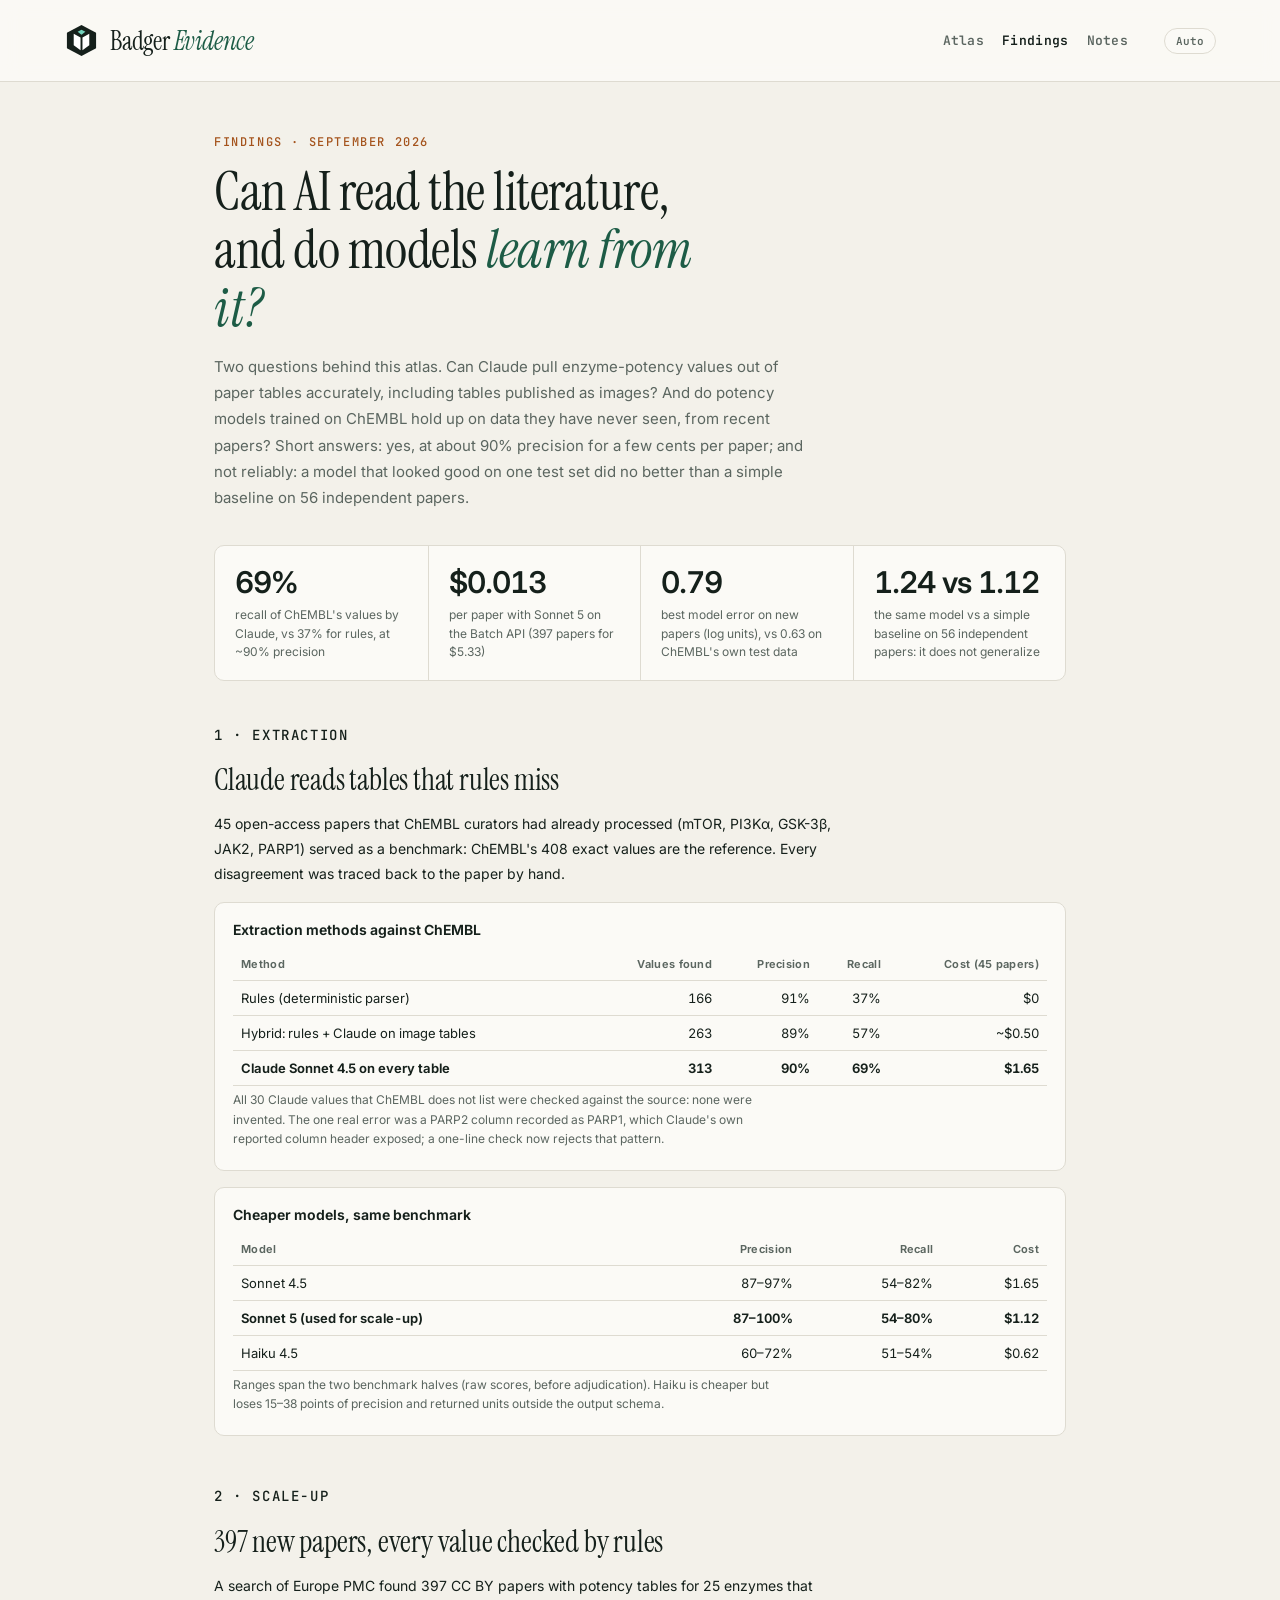
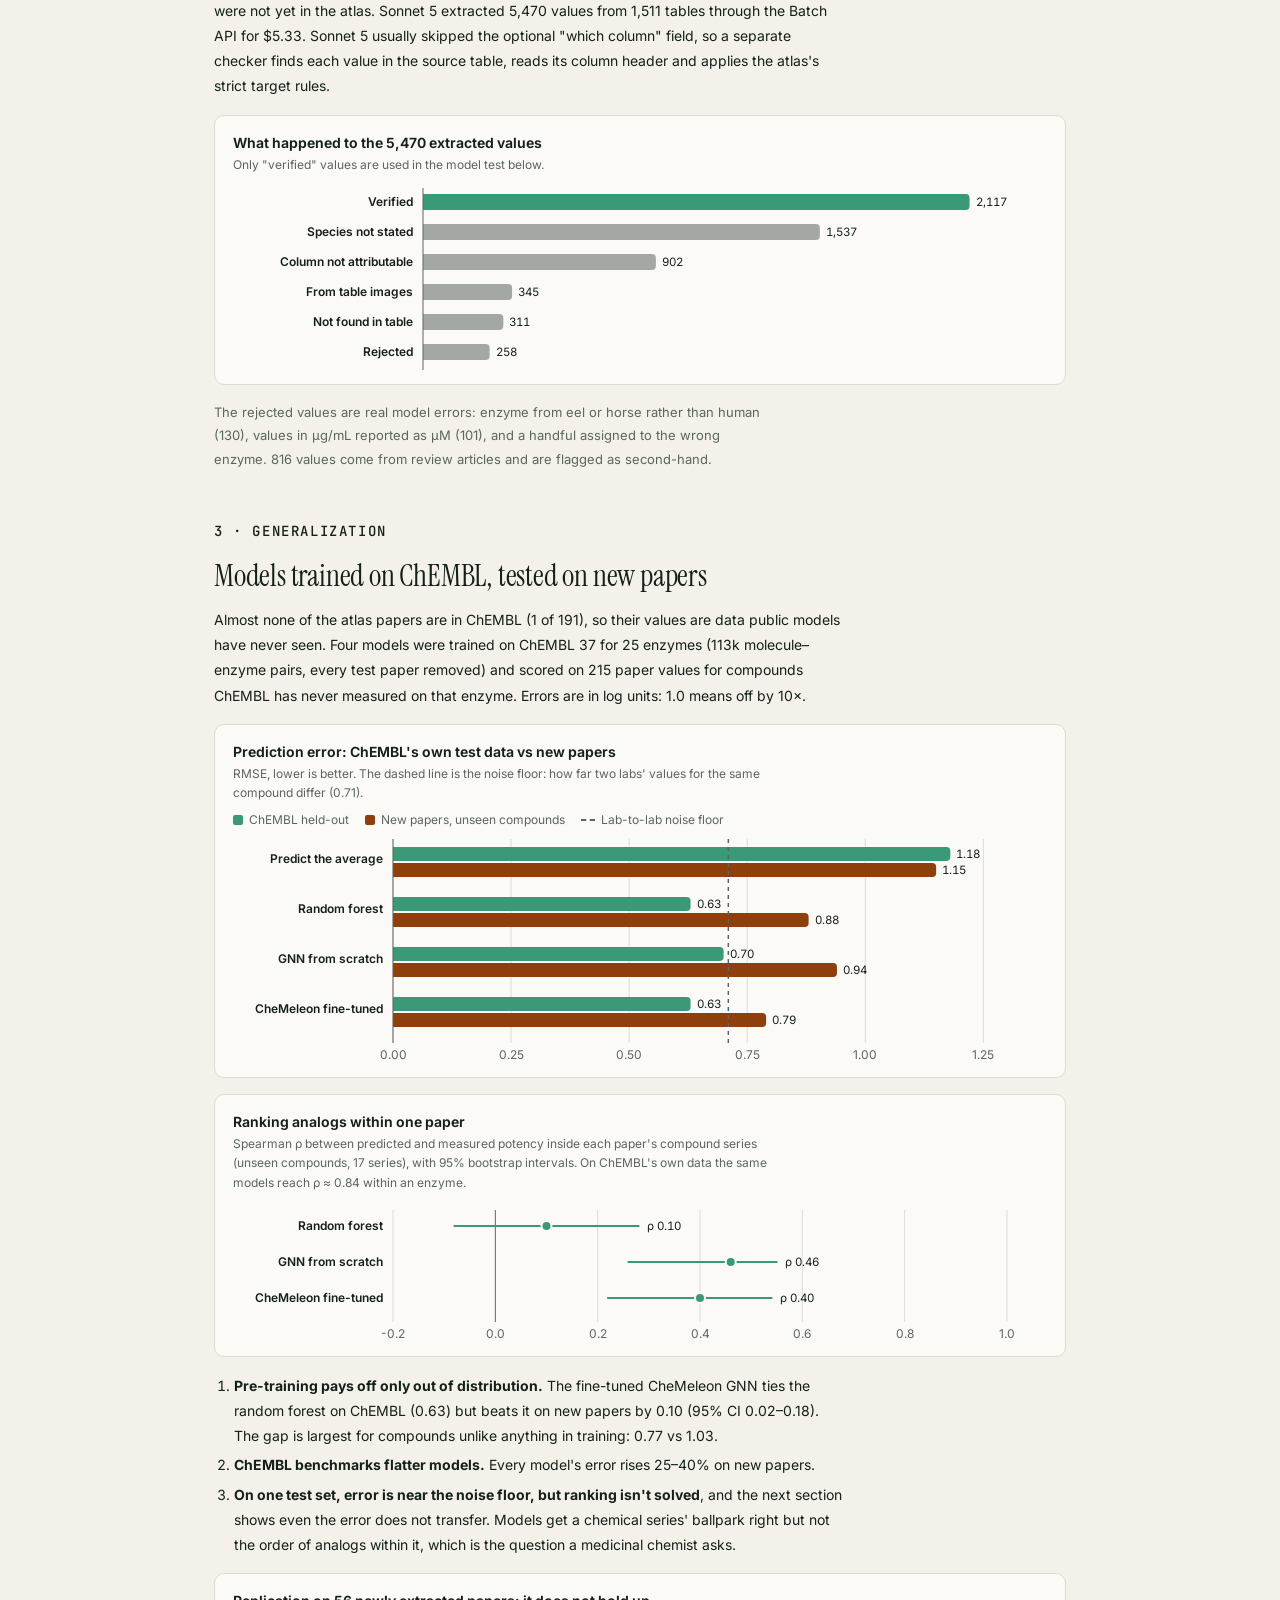
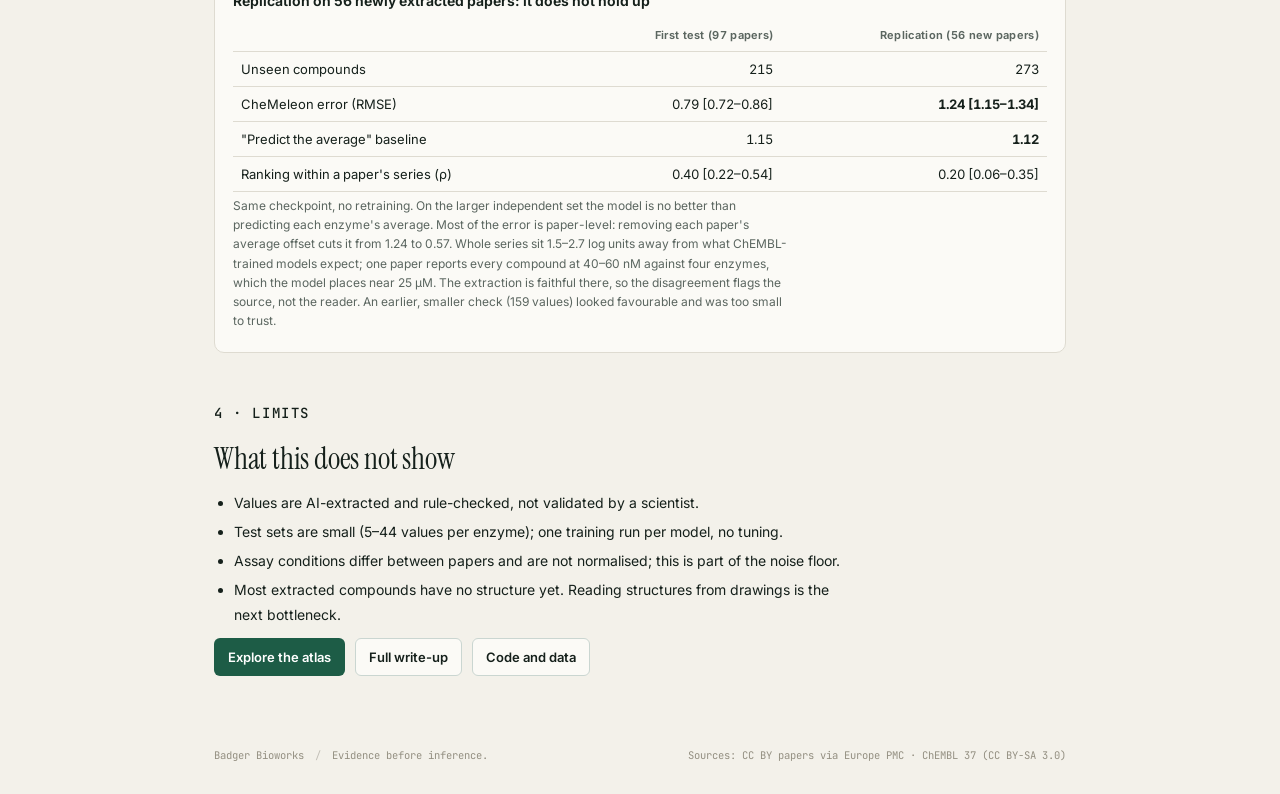
<file: badger_evidence/static/findings.html>
<!doctype html>
<html lang="en">
  <head>
    <meta charset="utf-8">
    <meta name="viewport" content="width=device-width, initial-scale=1">
    <meta name="color-scheme" content="light dark">
    <meta name="theme-color" content="#1d5c46">
    <title>Findings · Badger Evidence</title>
    <meta name="description" content="Can Claude extract potency data from papers, and do models trained on ChEMBL work on new papers? Benchmarks and results.">
    <link rel="icon" href="favicon.svg" type="image/svg+xml">
    <link rel="preconnect" href="https://fonts.googleapis.com"><link rel="preconnect" href="https://fonts.gstatic.com" crossorigin>
    <link rel="stylesheet" href="https://fonts.googleapis.com/css2?family=Instrument+Serif:ital@0;1&family=Inter:wght@400;500;600;700&family=JetBrains+Mono:wght@400;500&display=swap">
    <link rel="stylesheet" href="style.css">
    <script>try{var t=localStorage.getItem("be-theme");if(t==="light"||t==="dark")document.documentElement.dataset.theme=t;}catch(e){}</script>
    <style>
      :root{--s1:#3a9a78;--s2:#8f3f0c;--ref:#5b6660}
      @media (prefers-color-scheme:dark){:root:not([data-theme="light"]){--s1:#43a27d;--s2:#b35a1b;--ref:#9aa69f}}
      :root[data-theme="dark"]{--s1:#43a27d;--s2:#b35a1b;--ref:#9aa69f}
      .f-main{max-width:980px}
      .f-hero{margin:8px 0 34px}
      .f-hero h1{font-family:var(--serif);font-weight:400;font-size:clamp(34px,4.4vw,54px);letter-spacing:-.5px;line-height:1.08;max-width:20ch}
      .f-hero h1 em{color:var(--teal)}
      .f-lead{margin-top:16px;color:var(--muted);font-size:15px;line-height:1.75;max-width:66ch}
      .f-tiles{display:grid;grid-template-columns:repeat(4,1fr);border:1px solid var(--line);border-radius:var(--radius);background:var(--surface);overflow:hidden;margin:0 0 42px}
      .f-tile{padding:18px 20px;min-width:0}.f-tile+.f-tile{border-left:1px solid var(--line)}
      .f-tile strong{display:block;font-size:30px;font-weight:600;letter-spacing:-1px;font-variant-numeric:tabular-nums;line-height:1.25}
      .f-tile span{display:block;font-size:12px;color:var(--muted);line-height:1.55;margin-top:4px}
      .f-section{margin:0 0 48px}
      .f-section h2{font-family:var(--serif);font-weight:400;font-size:30px;letter-spacing:-.2px;margin:4px 0 12px}
      .f-section p{font-size:14px;line-height:1.8;color:var(--ink);max-width:70ch;margin:0 0 12px}
      .f-section p.muted{color:var(--muted);font-size:13px}
      .f-card{border:1px solid var(--line);border-radius:var(--radius);background:var(--surface);padding:18px 18px 12px;margin:16px 0}
      .f-card h3{font-size:14px;font-weight:650;margin:0 0 4px}
      .f-card .sub{font-size:12px;color:var(--muted);margin:0 0 10px;line-height:1.6}
      .legend{display:flex;gap:16px;flex-wrap:wrap;font-size:12px;color:var(--muted);margin:0 0 6px}
      .legend i{display:inline-block;width:10px;height:10px;border-radius:2px;margin-right:6px;vertical-align:-1px}
      .legend .dash{width:14px;height:0;border-top:2px dashed var(--ref);border-radius:0;vertical-align:3px}
      .chart svg{width:100%;height:auto;overflow:visible}
      .chart text{font-family:Inter,sans-serif;font-size:12px;fill:var(--muted)}
      .chart .lbl{fill:var(--ink);font-weight:600;font-size:12px}
      .chart .val{fill:var(--ink);font-size:11.5px;font-variant-numeric:tabular-nums}
      .chart .grid{stroke:var(--line);stroke-width:1}
      .chart .axis{stroke:var(--muted);stroke-width:1}
      .chart .hit{fill:transparent;cursor:default}
      .f-table{width:100%;border-collapse:collapse;font-size:13px;font-variant-numeric:tabular-nums;margin:6px 0 4px}
      .f-table th{text-align:left;font-size:11px;letter-spacing:.3px;color:var(--muted);font-weight:650;padding:9px 8px;border-bottom:1px solid var(--line)}
      .f-table td{padding:9px 8px;border-bottom:1px solid var(--line)}
      .f-table td.num,.f-table th.num{text-align:right}
      .f-table tr.best td{font-weight:650}
      .f-scroll{overflow-x:auto}
      .f-list{margin:6px 0 0;padding-left:20px;font-size:14px;line-height:1.8;max-width:70ch}
      .f-list li{margin-bottom:4px}
      .f-links{display:flex;gap:10px;flex-wrap:wrap;margin-top:10px}
      .tip{position:fixed;pointer-events:none;z-index:20;background:var(--ink);color:var(--surface);font-size:12px;line-height:1.5;padding:7px 9px;border-radius:6px;max-width:260px;opacity:0;transition:opacity .08s}
      .nav-links{display:flex;gap:18px;margin-right:18px;font-size:13px;font-weight:600}
      .nav-links a{color:var(--muted);text-decoration:none}.nav-links a[aria-current]{color:var(--ink)}
      .nav-links a:hover{color:var(--ink)}
      @media(max-width:760px){.f-tiles{grid-template-columns:1fr 1fr}.f-tile:nth-child(3){border-left:0}.f-tile:nth-child(n+3){border-top:1px solid var(--line)}.nav-links{gap:12px;margin-right:8px;font-size:12px}}
    </style>
  </head>
  <body>
    <header class="site-header">
      <a class="brand" href="./" aria-label="Badger Evidence home">
        <svg class="brand-mark" viewBox="0 0 36 36" aria-hidden="true"><path d="M18 2 33 10v16l-15 8L3 26V10Z" fill="currentColor"/><path d="m10 11 7 4v13l-7-5Zm16 0-7 4v13l7-5Z" fill="#fff"/><path d="m14 9 4-2 4 2-4 3Z" fill="#72d2bc"/></svg>
        <span>Badger <strong>Evidence</strong></span>
      </a>
      <div class="header-meta"><nav class="nav-links" aria-label="Pages"><a href="./">Atlas</a><a href="findings.html" aria-current="page">Findings</a><a href="notes.html">Notes</a></nav><button id="theme-toggle" class="theme-toggle" type="button" aria-label="Colour theme: automatic">Auto</button></div>
    </header>

    <main class="f-main">
      <section class="f-hero">
        <p class="eyebrow">Findings · September 2026</p>
        <h1>Can AI read the literature, and do models <em>learn from it?</em></h1>
        <p class="f-lead">Two questions behind this atlas. Can Claude pull enzyme-potency values out of paper tables accurately, including tables published as images? And do potency models trained on ChEMBL hold up on data they have never seen, from recent papers? Short answers: yes, at about 90% precision for a few cents per paper; and not reliably: a model that looked good on one test set did no better than a simple baseline on 56 independent papers.</p>
      </section>

      <div class="f-tiles" role="list">
        <div class="f-tile" role="listitem"><strong>69%</strong><span>recall of ChEMBL's values by Claude, vs 37% for rules, at ~90% precision</span></div>
        <div class="f-tile" role="listitem"><strong>$0.013</strong><span>per paper with Sonnet 5 on the Batch API (397 papers for $5.33)</span></div>
        <div class="f-tile" role="listitem"><strong>0.79</strong><span>best model error on new papers (log units), vs 0.63 on ChEMBL's own test data</span></div>
        <div class="f-tile" role="listitem"><strong>1.24 vs 1.12</strong><span>the same model vs a simple baseline on 56 independent papers: it does not generalize</span></div>
      </div>

      <section class="f-section" aria-labelledby="s-extract">
        <p class="eyebrow">1 · Extraction</p>
        <h2 id="s-extract">Claude reads tables that rules miss</h2>
        <p>45 open-access papers that ChEMBL curators had already processed (mTOR, PI3Kα, GSK-3β, JAK2, PARP1) served as a benchmark: ChEMBL's 408 exact values are the reference. Every disagreement was traced back to the paper by hand.</p>
        <div class="f-card">
          <h3>Extraction methods against ChEMBL</h3>
          <div class="f-scroll"><table class="f-table">
            <thead><tr><th>Method</th><th class="num">Values found</th><th class="num">Precision</th><th class="num">Recall</th><th class="num">Cost (45 papers)</th></tr></thead>
            <tbody>
              <tr><td>Rules (deterministic parser)</td><td class="num">166</td><td class="num">91%</td><td class="num">37%</td><td class="num">$0</td></tr>
              <tr><td>Hybrid: rules + Claude on image tables</td><td class="num">263</td><td class="num">89%</td><td class="num">57%</td><td class="num">~$0.50</td></tr>
              <tr class="best"><td>Claude Sonnet 4.5 on every table</td><td class="num">313</td><td class="num">90%</td><td class="num">69%</td><td class="num">$1.65</td></tr>
            </tbody>
          </table></div>
          <p class="sub">All 30 Claude values that ChEMBL does not list were checked against the source: none were invented. The one real error was a PARP2 column recorded as PARP1, which Claude's own reported column header exposed; a one-line check now rejects that pattern.</p>
        </div>
        <div class="f-card">
          <h3>Cheaper models, same benchmark</h3>
          <div class="f-scroll"><table class="f-table">
            <thead><tr><th>Model</th><th class="num">Precision</th><th class="num">Recall</th><th class="num">Cost</th></tr></thead>
            <tbody>
              <tr><td>Sonnet 4.5</td><td class="num">87–97%</td><td class="num">54–82%</td><td class="num">$1.65</td></tr>
              <tr class="best"><td>Sonnet 5 (used for scale-up)</td><td class="num">87–100%</td><td class="num">54–80%</td><td class="num">$1.12</td></tr>
              <tr><td>Haiku 4.5</td><td class="num">60–72%</td><td class="num">51–54%</td><td class="num">$0.62</td></tr>
            </tbody>
          </table></div>
          <p class="sub">Ranges span the two benchmark halves (raw scores, before adjudication). Haiku is cheaper but loses 15–38 points of precision and returned units outside the output schema.</p>
        </div>
      </section>

      <section class="f-section" aria-labelledby="s-scale">
        <p class="eyebrow">2 · Scale-up</p>
        <h2 id="s-scale">397 new papers, every value checked by rules</h2>
        <p>A search of Europe PMC found 397 CC BY papers with potency tables for 25 enzymes that were not yet in the atlas. Sonnet 5 extracted 5,470 values from 1,511 tables through the Batch API for $5.33. Sonnet 5 usually skipped the optional "which column" field, so a separate checker finds each value in the source table, reads its column header and applies the atlas's strict target rules.</p>
        <div class="f-card">
          <h3>What happened to the 5,470 extracted values</h3>
          <p class="sub">Only "verified" values are used in the model test below.</p>
          <div class="chart" id="chart-verify"></div>
        </div>
        <p class="muted">The rejected values are real model errors: enzyme from eel or horse rather than human (130), values in µg/mL reported as µM (101), and a handful assigned to the wrong enzyme. 816 values come from review articles and are flagged as second-hand.</p>
      </section>

      <section class="f-section" aria-labelledby="s-models">
        <p class="eyebrow">3 · Generalization</p>
        <h2 id="s-models">Models trained on ChEMBL, tested on new papers</h2>
        <p>Almost none of the atlas papers are in ChEMBL (1 of 191), so their values are data public models have never seen. Four models were trained on ChEMBL 37 for 25 enzymes (113k molecule–enzyme pairs, every test paper removed) and scored on 215 paper values for compounds ChEMBL has never measured on that enzyme. Errors are in log units: 1.0 means off by 10×.</p>
        <div class="f-card">
          <h3>Prediction error: ChEMBL's own test data vs new papers</h3>
          <p class="sub">RMSE, lower is better. The dashed line is the noise floor: how far two labs' values for the same compound differ (0.71).</p>
          <div class="legend" aria-hidden="true"><span><i style="background:var(--s1)"></i>ChEMBL held-out</span><span><i style="background:var(--s2)"></i>New papers, unseen compounds</span><span><i class="dash"></i>Lab-to-lab noise floor</span></div>
          <div class="chart" id="chart-rmse"></div>
        </div>
        <div class="f-card">
          <h3>Ranking analogs within one paper</h3>
          <p class="sub">Spearman ρ between predicted and measured potency inside each paper's compound series (unseen compounds, 17 series), with 95% bootstrap intervals. On ChEMBL's own data the same models reach ρ ≈ 0.84 within an enzyme.</p>
          <div class="chart" id="chart-rank"></div>
        </div>
        <ol class="f-list">
          <li><strong>Pre-training pays off only out of distribution.</strong> The fine-tuned CheMeleon GNN ties the random forest on ChEMBL (0.63) but beats it on new papers by 0.10 (95% CI 0.02–0.18). The gap is largest for compounds unlike anything in training: 0.77 vs 1.03.</li>
          <li><strong>ChEMBL benchmarks flatter models.</strong> Every model's error rises 25–40% on new papers.</li>
          <li><strong>On one test set, error is near the noise floor, but ranking isn't solved</strong>, and the next section shows even the error does not transfer. Models get a chemical series' ballpark right but not the order of analogs within it, which is the question a medicinal chemist asks.</li>
        </ol>
        <div class="f-card">
          <h3>Replication on 56 newly extracted papers: it does not hold up</h3>
          <div class="f-scroll"><table class="f-table">
            <thead><tr><th></th><th class="num">First test (97 papers)</th><th class="num">Replication (56 new papers)</th></tr></thead>
            <tbody>
              <tr><td>Unseen compounds</td><td class="num">215</td><td class="num">273</td></tr>
              <tr><td>CheMeleon error (RMSE)</td><td class="num">0.79 [0.72–0.86]</td><td class="num"><strong>1.24 [1.15–1.34]</strong></td></tr>
              <tr><td>"Predict the average" baseline</td><td class="num">1.15</td><td class="num"><strong>1.12</strong></td></tr>
              <tr><td>Ranking within a paper's series (ρ)</td><td class="num">0.40 [0.22–0.54]</td><td class="num">0.20 [0.06–0.35]</td></tr>
            </tbody>
          </table></div>
          <p class="sub">Same checkpoint, no retraining. On the larger independent set the model is no better than predicting each enzyme's average. Most of the error is paper-level: removing each paper's average offset cuts it from 1.24 to 0.57. Whole series sit 1.5–2.7 log units away from what ChEMBL-trained models expect; one paper reports every compound at 40–60 nM against four enzymes, which the model places near 25 µM. The extraction is faithful there, so the disagreement flags the source, not the reader. An earlier, smaller check (159 values) looked favourable and was too small to trust.</p>
        </div>
      </section>

      <section class="f-section" aria-labelledby="s-limits">
        <p class="eyebrow">4 · Limits</p>
        <h2 id="s-limits">What this does not show</h2>
        <ul class="f-list">
          <li>Values are AI-extracted and rule-checked, not validated by a scientist.</li>
          <li>Test sets are small (5–44 values per enzyme); one training run per model, no tuning.</li>
          <li>Assay conditions differ between papers and are not normalised; this is part of the noise floor.</li>
          <li>Most extracted compounds have no structure yet. Reading structures from drawings is the next bottleneck.</li>
        </ul>
        <div class="f-links">
          <a class="button button-primary" href="./">Explore the atlas</a>
          <a class="button button-secondary" href="https://github.com/sathvikask0/badger-evidence/blob/main/bench/generalization/GENERALIZATION.md">Full write-up</a>
          <a class="button button-secondary" href="https://github.com/sathvikask0/badger-evidence">Code and data</a>
        </div>
      </section>

      <footer class="site-footer"><span>Badger Bioworks <span aria-hidden="true">/</span> Evidence before inference.</span><span>Sources: CC BY papers via Europe PMC · ChEMBL 37 (CC BY-SA 3.0)</span></footer>
    </main>
    <div class="tip" id="tip" role="tooltip"></div>

    <script>
    (function () {
      var NS = "http://www.w3.org/2000/svg";
      function el(tag, attrs, text) { var e = document.createElementNS(NS, tag); for (var k in attrs) e.setAttribute(k, attrs[k]); if (text != null) e.textContent = text; return e; }
      var tip = document.getElementById("tip");
      function bindTip(node, html) {
        node.addEventListener("mousemove", function (ev) { tip.innerHTML = html; tip.style.opacity = 1; var x = Math.min(ev.clientX + 14, window.innerWidth - 270); tip.style.left = x + "px"; tip.style.top = (ev.clientY + 14) + "px"; });
        node.addEventListener("mouseleave", function () { tip.style.opacity = 0; });
      }
      function width(id) { return Math.max(300, document.getElementById(id).clientWidth); }

      // Grouped horizontal bars: RMSE on ChEMBL vs new papers
      var models = [
        { name: "Predict the average", a: 1.18, b: 1.15 },
        { name: "Random forest", a: 0.63, b: 0.88 },
        { name: "GNN from scratch", a: 0.70, b: 0.94 },
        { name: "CheMeleon fine-tuned", a: 0.63, b: 0.79 }
      ];
      function drawRmse() {
        var box = document.getElementById("chart-rmse"); box.innerHTML = "";
        var W = width("chart-rmse"), L = W < 520 ? 118 : 160, R = 40, rowH = 50, bh = 14, top = 6, H = top + models.length * rowH + 26;
        var max = 1.3, x = function (v) { return L + (W - L - R) * v / max; };
        var svg = el("svg", { viewBox: "0 0 " + W + " " + H, role: "img", "aria-label": "Prediction error by model on ChEMBL held-out data and on new papers" });
        [0, 0.25, 0.5, 0.75, 1, 1.25].forEach(function (t) { svg.appendChild(el("line", { class: "grid", x1: x(t), x2: x(t), y1: top, y2: H - 22 })); svg.appendChild(el("text", { x: x(t), y: H - 6, "text-anchor": "middle" }, t.toFixed(2))); });
        models.forEach(function (m, i) {
          var y0 = top + i * rowH + 8;
          svg.appendChild(el("text", { class: "lbl", x: L - 10, y: y0 + bh + 2, "text-anchor": "end" }, m.name));
          [["a", "var(--s1)", 0, "ChEMBL held-out"], ["b", "var(--s2)", bh + 2, "New papers"]].forEach(function (s) {
            var v = m[s[0]], y = y0 + s[2];
            svg.appendChild(el("path", { d: "M" + x(0) + "," + y + "h" + (x(v) - x(0) - 4) + "a4,4 0 0 1 4,4v" + (bh - 8) + "a4,4 0 0 1 -4,4h-" + (x(v) - x(0) - 4) + "z", fill: s[1] }));
            svg.appendChild(el("text", { class: "val", x: x(v) + 6, y: y + bh - 3 }, v.toFixed(2)));
            var hit = el("rect", { class: "hit", x: x(0), y: y - 1, width: Math.max(x(v) - x(0) + 30, 40), height: bh + 2 });
            bindTip(hit, "<strong>" + m.name + "</strong><br>" + s[3] + ": RMSE " + v.toFixed(2));
            svg.appendChild(hit);
          });
        });
        svg.appendChild(el("line", { x1: x(0.71), x2: x(0.71), y1: top, y2: H - 22, stroke: "var(--ref)", "stroke-width": 1.5, "stroke-dasharray": "4 4" }));
        svg.appendChild(el("line", { class: "axis", x1: x(0), x2: x(0), y1: top, y2: H - 22 }));
        box.appendChild(svg);
      }

      // Dot + interval: within-series ranking
      var ranks = [
        { name: "Random forest", v: 0.10, lo: -0.08, hi: 0.28 },
        { name: "GNN from scratch", v: 0.46, lo: 0.26, hi: 0.55 },
        { name: "CheMeleon fine-tuned", v: 0.40, lo: 0.22, hi: 0.54 }
      ];
      function drawRank() {
        var box = document.getElementById("chart-rank"); box.innerHTML = "";
        var W = width("chart-rank"), L = W < 520 ? 118 : 160, R = 40, rowH = 36, top = 8, H = top + ranks.length * rowH + 26;
        var lo = -0.2, hi = 1, x = function (v) { return L + (W - L - R) * (v - lo) / (hi - lo); };
        var svg = el("svg", { viewBox: "0 0 " + W + " " + H, role: "img", "aria-label": "Within-series ranking correlation by model, with confidence intervals" });
        [-0.2, 0, 0.2, 0.4, 0.6, 0.8, 1].forEach(function (t) { svg.appendChild(el("line", { class: t === 0 ? "axis" : "grid", x1: x(t), x2: x(t), y1: top, y2: H - 22 })); svg.appendChild(el("text", { x: x(t), y: H - 6, "text-anchor": "middle" }, t.toFixed(1))); });
        ranks.forEach(function (r, i) {
          var y = top + i * rowH + 16;
          svg.appendChild(el("text", { class: "lbl", x: L - 10, y: y + 4, "text-anchor": "end" }, r.name));
          svg.appendChild(el("line", { x1: x(r.lo), x2: x(r.hi), y1: y, y2: y, stroke: "var(--s1)", "stroke-width": 2, "stroke-linecap": "round" }));
          svg.appendChild(el("circle", { cx: x(r.v), cy: y, r: 5, fill: "var(--s1)", stroke: "var(--surface)", "stroke-width": 2 }));
          svg.appendChild(el("text", { class: "val", x: x(r.hi) + 8, y: y + 4 }, "ρ " + r.v.toFixed(2)));
          var hit = el("rect", { class: "hit", x: x(r.lo) - 8, y: y - 12, width: x(r.hi) - x(r.lo) + 16, height: 24 });
          bindTip(hit, "<strong>" + r.name + "</strong><br>ρ " + r.v.toFixed(2) + " (95% CI " + r.lo.toFixed(2) + " to " + r.hi.toFixed(2) + ")");
          svg.appendChild(hit);
        });
        box.appendChild(svg);
      }

      // Verification outcome: single-hue bars with text labels
      var verify = [
        { name: "Verified", n: 2117, note: "right enzyme, human, correct column", kept: true },
        { name: "Species not stated", n: 1537, note: "right enzyme, e.g. \"AChE\", often from eel", kept: false },
        { name: "Column not attributable", n: 902, note: "header too generic for the rules", kept: false },
        { name: "From table images", n: 345, note: "cannot be checked against text", kept: false },
        { name: "Not found in table", n: 311, note: "value or compound row not located", kept: false },
        { name: "Rejected", n: 258, note: "wrong species, µg/mL units, wrong enzyme", kept: false }
      ];
      function drawVerify() {
        var box = document.getElementById("chart-verify"); box.innerHTML = "";
        var W = width("chart-verify"), L = W < 520 ? 150 : 190, R = 56, rowH = 30, top = 4, H = top + verify.length * rowH + 4;
        var max = 2200, x = function (v) { return L + (W - L - R) * v / max; };
        var svg = el("svg", { viewBox: "0 0 " + W + " " + H, role: "img", "aria-label": "Verification status of extracted values" });
        verify.forEach(function (d, i) {
          var y = top + i * rowH + 6, bh = 16;
          svg.appendChild(el("text", { class: "lbl", x: L - 10, y: y + 12, "text-anchor": "end" }, d.name));
          svg.appendChild(el("path", { d: "M" + x(0) + "," + y + "h" + (x(d.n) - x(0) - 4) + "a4,4 0 0 1 4,4v" + (bh - 8) + "a4,4 0 0 1 -4,4h-" + (x(d.n) - x(0) - 4) + "z", fill: d.kept ? "var(--s1)" : "var(--ref)", opacity: d.kept ? 1 : 0.55 }));
          svg.appendChild(el("text", { class: "val", x: x(d.n) + 6, y: y + 12 }, d.n.toLocaleString("en-US")));
          var hit = el("rect", { class: "hit", x: 0, y: y - 6, width: W, height: rowH });
          bindTip(hit, "<strong>" + d.name + ": " + d.n.toLocaleString("en-US") + "</strong><br>" + d.note);
          svg.appendChild(hit);
        });
        svg.appendChild(el("line", { class: "axis", x1: x(0), x2: x(0), y1: top, y2: H - 2 }));
        box.appendChild(svg);
      }

      function drawAll() { drawRmse(); drawRank(); drawVerify(); }
      drawAll();
      var t; window.addEventListener("resize", function () { clearTimeout(t); t = setTimeout(drawAll, 120); });

      // Theme toggle (shared with the atlas via localStorage)
      var THEMES = ["auto", "light", "dark"], btn = document.getElementById("theme-toggle");
      function apply(th) { if (th === "auto") delete document.documentElement.dataset.theme; else document.documentElement.dataset.theme = th; btn.textContent = th[0].toUpperCase() + th.slice(1); btn.setAttribute("aria-label", "Colour theme: " + th); }
      apply(document.documentElement.dataset.theme || "auto");
      btn.addEventListener("click", function () { var cur = document.documentElement.dataset.theme || "auto", next = THEMES[(THEMES.indexOf(cur) + 1) % 3]; apply(next); try { if (next === "auto") localStorage.removeItem("be-theme"); else localStorage.setItem("be-theme", next); } catch (e) {} });
    })();
    </script>
  </body>
</html>
</file>
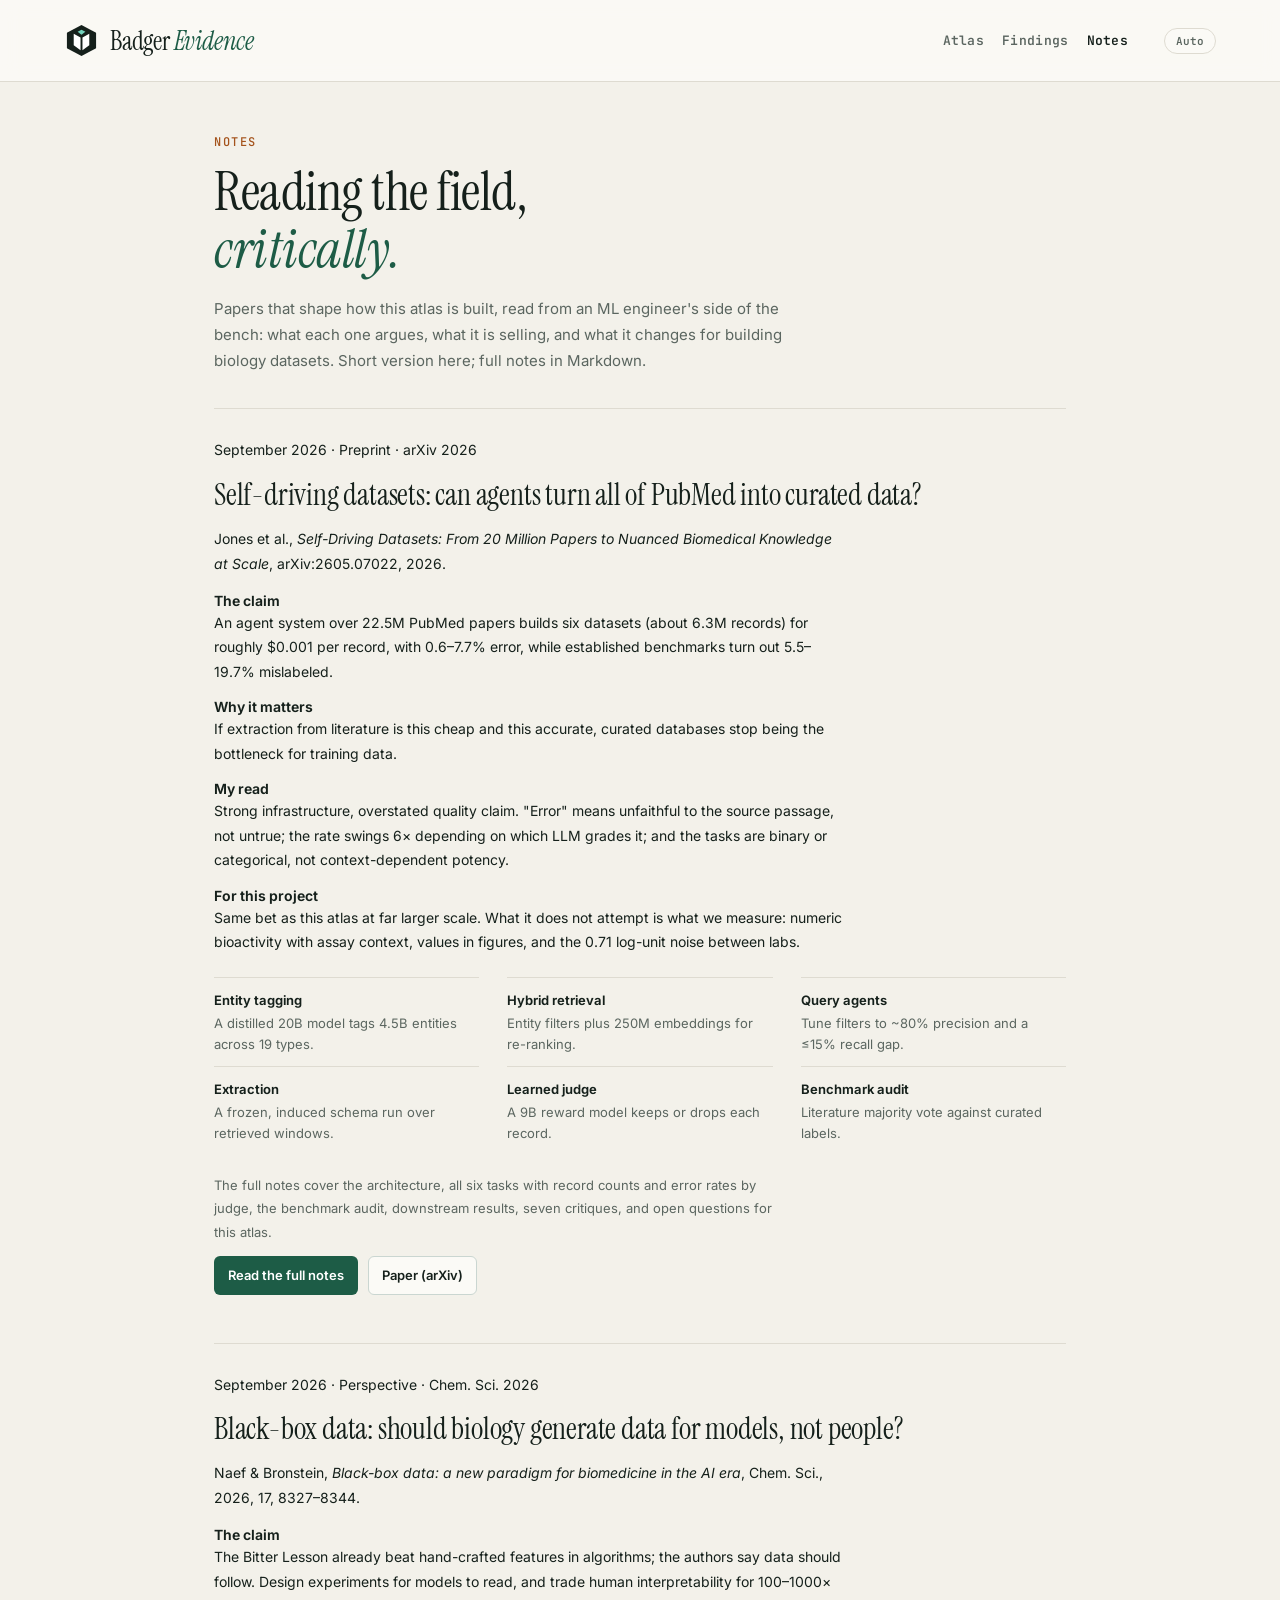
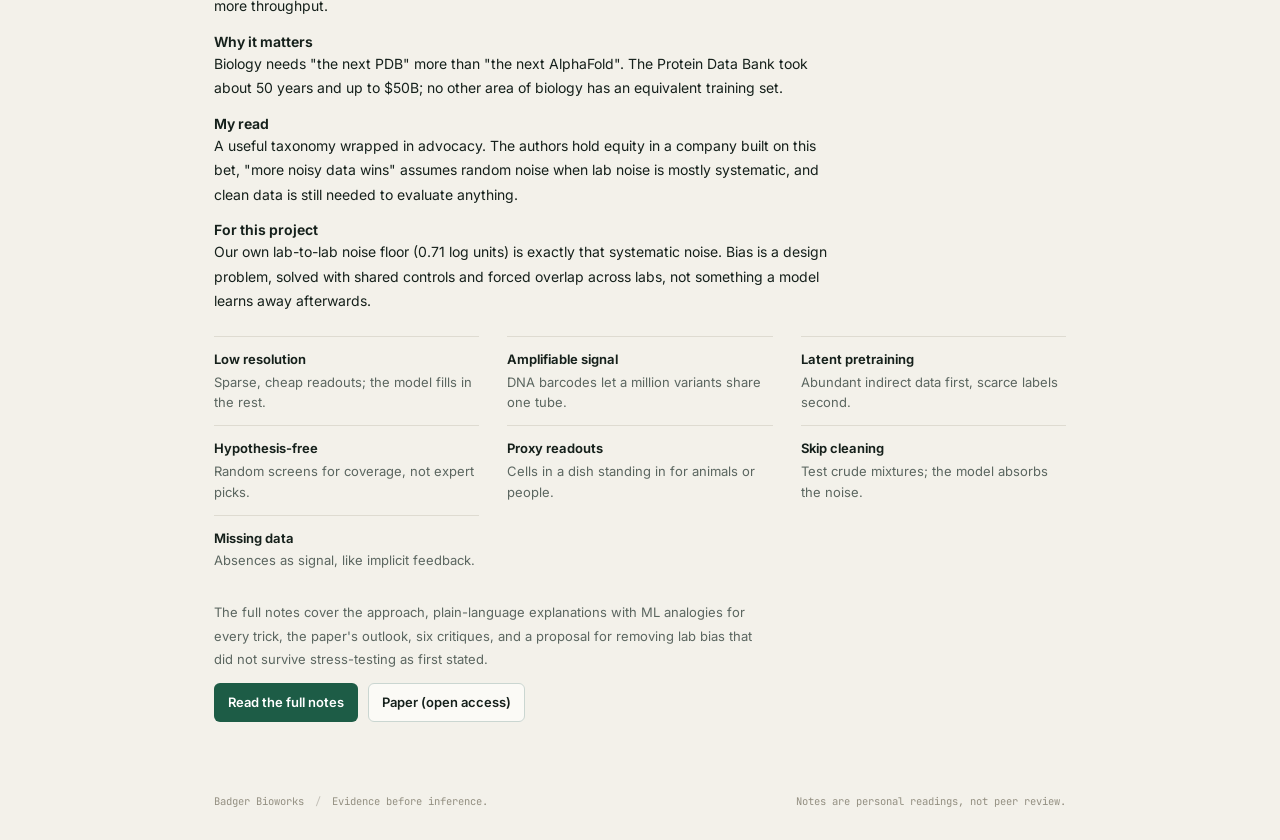
<file: badger_evidence/static/notes.html>
<!doctype html>
<html lang="en">
  <head>
    <meta charset="utf-8">
    <meta name="viewport" content="width=device-width, initial-scale=1">
    <meta name="color-scheme" content="light dark">
    <meta name="theme-color" content="#1d5c46">
    <title>Notes · Badger Evidence</title>
    <meta name="description" content="Reading notes on papers behind Badger Evidence: what they argue, what they are selling, and what it means for building biology datasets.">
    <link rel="icon" href="favicon.svg" type="image/svg+xml">
    <link rel="preconnect" href="https://fonts.googleapis.com"><link rel="preconnect" href="https://fonts.gstatic.com" crossorigin>
    <link rel="stylesheet" href="https://fonts.googleapis.com/css2?family=Instrument+Serif:ital@0;1&family=Inter:wght@400;500;600;700&family=JetBrains+Mono:wght@400;500&display=swap">
    <link rel="stylesheet" href="style.css">
    <script>try{var t=localStorage.getItem("be-theme");if(t==="light"||t==="dark")document.documentElement.dataset.theme=t;}catch(e){}</script>
    <style>
      :root{--s1:#3a9a78;--s2:#8f3f0c;--ref:#5b6660}
      @media (prefers-color-scheme:dark){:root:not([data-theme="light"]){--s1:#43a27d;--s2:#b35a1b;--ref:#9aa69f}}
      :root[data-theme="dark"]{--s1:#43a27d;--s2:#b35a1b;--ref:#9aa69f}
      .f-main{max-width:980px}
      .f-hero{margin:8px 0 34px}
      .f-hero h1{font-family:var(--serif);font-weight:400;font-size:clamp(34px,4.4vw,54px);letter-spacing:-.5px;line-height:1.08;max-width:20ch}
      .f-hero h1 em{color:var(--teal)}
      .f-lead{margin-top:16px;color:var(--muted);font-size:15px;line-height:1.75;max-width:66ch}
      .f-tiles{display:grid;grid-template-columns:repeat(4,1fr);border:1px solid var(--line);border-radius:var(--radius);background:var(--surface);overflow:hidden;margin:0 0 42px}
      .f-tile{padding:18px 20px;min-width:0}.f-tile+.f-tile{border-left:1px solid var(--line)}
      .f-tile strong{display:block;font-size:30px;font-weight:600;letter-spacing:-1px;font-variant-numeric:tabular-nums;line-height:1.25}
      .f-tile span{display:block;font-size:12px;color:var(--muted);line-height:1.55;margin-top:4px}
      .f-section{margin:0 0 48px}
      .f-section h2{font-family:var(--serif);font-weight:400;font-size:30px;letter-spacing:-.2px;margin:4px 0 12px}
      .f-section p{font-size:14px;line-height:1.8;color:var(--ink);max-width:70ch;margin:0 0 12px}
      .f-section p.muted{color:var(--muted);font-size:13px}
      .f-card{border:1px solid var(--line);border-radius:var(--radius);background:var(--surface);padding:18px 18px 12px;margin:16px 0}
      .f-card h3{font-size:14px;font-weight:650;margin:0 0 4px}
      .f-card .sub{font-size:12px;color:var(--muted);margin:0 0 10px;line-height:1.6}
      .legend{display:flex;gap:16px;flex-wrap:wrap;font-size:12px;color:var(--muted);margin:0 0 6px}
      .legend i{display:inline-block;width:10px;height:10px;border-radius:2px;margin-right:6px;vertical-align:-1px}
      .legend .dash{width:14px;height:0;border-top:2px dashed var(--ref);border-radius:0;vertical-align:3px}
      .chart svg{width:100%;height:auto;overflow:visible}
      .chart text{font-family:Inter,sans-serif;font-size:12px;fill:var(--muted)}
      .chart .lbl{fill:var(--ink);font-weight:600;font-size:12px}
      .chart .val{fill:var(--ink);font-size:11.5px;font-variant-numeric:tabular-nums}
      .chart .grid{stroke:var(--line);stroke-width:1}
      .chart .axis{stroke:var(--muted);stroke-width:1}
      .chart .hit{fill:transparent;cursor:default}
      .f-table{width:100%;border-collapse:collapse;font-size:13px;font-variant-numeric:tabular-nums;margin:6px 0 4px}
      .f-table th{text-align:left;font-size:11px;letter-spacing:.3px;color:var(--muted);font-weight:650;padding:9px 8px;border-bottom:1px solid var(--line)}
      .f-table td{padding:9px 8px;border-bottom:1px solid var(--line)}
      .f-table td.num,.f-table th.num{text-align:right}
      .f-table tr.best td{font-weight:650}
      .f-scroll{overflow-x:auto}
      .f-list{margin:6px 0 0;padding-left:20px;font-size:14px;line-height:1.8;max-width:70ch}
      .f-list li{margin-bottom:4px}
      .f-links{display:flex;gap:10px;flex-wrap:wrap;margin-top:10px}
      .tip{position:fixed;pointer-events:none;z-index:20;background:var(--ink);color:var(--surface);font-size:12px;line-height:1.5;padding:7px 9px;border-radius:6px;max-width:260px;opacity:0;transition:opacity .08s}
      .nav-links{display:flex;gap:18px;margin-right:18px;font-size:13px;font-weight:600}
      .nav-links a{color:var(--muted);text-decoration:none}.nav-links a[aria-current]{color:var(--ink)}
      .nav-links a:hover{color:var(--ink)}
      @media(max-width:760px){.f-tiles{grid-template-columns:1fr 1fr}.f-tile:nth-child(3){border-left:0}.f-tile:nth-child(n+3){border-top:1px solid var(--line)}.nav-links{gap:12px;margin-right:8px;font-size:12px}}
          .n-note{border-top:1px solid var(--line);padding-top:28px}
      .n-meta{font-size:12px;color:var(--muted);margin:0 0 8px}
      .n-note h2 a{color:inherit;text-decoration:none}.n-note h2 a:hover{text-decoration:underline;text-underline-offset:4px}
      .n-cite{font-size:13px;color:var(--muted);line-height:1.7;margin:0 0 18px;max-width:70ch}
      .n-tldr dt{font-weight:650;font-size:14px;margin:14px 0 2px}
      .n-tldr dd{margin:0;font-size:14px;line-height:1.75;max-width:70ch}
      .n-tricks{display:grid;grid-template-columns:repeat(auto-fill,minmax(200px,1fr));gap:0 28px;padding:0;margin:22px 0 18px}
      .n-tricks li{list-style:none;padding:12px 0;border-top:1px solid var(--line);font-size:13px;line-height:1.6;color:var(--muted)}
      .n-tricks strong{display:block;color:var(--ink);font-weight:650;margin-bottom:2px}
</style>
  </head>
  <body>
    <header class="site-header">
      <a class="brand" href="./" aria-label="Badger Evidence home">
        <svg class="brand-mark" viewBox="0 0 36 36" aria-hidden="true"><path d="M18 2 33 10v16l-15 8L3 26V10Z" fill="currentColor"/><path d="m10 11 7 4v13l-7-5Zm16 0-7 4v13l7-5Z" fill="#fff"/><path d="m14 9 4-2 4 2-4 3Z" fill="#72d2bc"/></svg>
        <span>Badger <strong>Evidence</strong></span>
      </a>
      <div class="header-meta"><nav class="nav-links" aria-label="Pages"><a href="./">Atlas</a><a href="findings.html">Findings</a><a href="notes.html" aria-current="page">Notes</a></nav><button id="theme-toggle" class="theme-toggle" type="button" aria-label="Colour theme: automatic">Auto</button></div>
    </header>

    <main class="f-main">
      <section class="f-hero">
        <p class="eyebrow">Notes</p>
        <h1>Reading the field, <em>critically.</em></h1>
        <p class="f-lead">Papers that shape how this atlas is built, read from an ML engineer's side of the bench: what each one argues, what it is selling, and what it changes for building biology datasets. Short version here; full notes in Markdown.</p>
      </section>

      <article class="f-section n-note" aria-labelledby="n-selfdriving">
        <p class="n-meta">September 2026 · Preprint · arXiv 2026</p>
        <h2 id="n-selfdriving"><a href="notes/self-driving-datasets.html">Self-driving datasets: can agents turn all of PubMed into curated data?</a></h2>
        <p class="n-cite">Jones et al., <em>Self-Driving Datasets: From 20 Million Papers to Nuanced Biomedical Knowledge at Scale</em>, arXiv:2605.07022, 2026.</p>

        <dl class="n-tldr">
          <dt>The claim</dt>
          <dd>An agent system over 22.5M PubMed papers builds six datasets (about 6.3M records) for roughly $0.001 per record, with 0.6–7.7% error, while established benchmarks turn out 5.5–19.7% mislabeled.</dd>
          <dt>Why it matters</dt>
          <dd>If extraction from literature is this cheap and this accurate, curated databases stop being the bottleneck for training data.</dd>
          <dt>My read</dt>
          <dd>Strong infrastructure, overstated quality claim. "Error" means unfaithful to the source passage, not untrue; the rate swings 6× depending on which LLM grades it; and the tasks are binary or categorical, not context-dependent potency.</dd>
          <dt>For this project</dt>
          <dd>Same bet as this atlas at far larger scale. What it does not attempt is what we measure: numeric bioactivity with assay context, values in figures, and the 0.71 log-unit noise between labs.</dd>
        </dl>

        <ul class="n-tricks" aria-label="Pipeline stages">
          <li><strong>Entity tagging</strong>A distilled 20B model tags 4.5B entities across 19 types.</li>
          <li><strong>Hybrid retrieval</strong>Entity filters plus 250M embeddings for re-ranking.</li>
          <li><strong>Query agents</strong>Tune filters to ~80% precision and a ≤15% recall gap.</li>
          <li><strong>Extraction</strong>A frozen, induced schema run over retrieved windows.</li>
          <li><strong>Learned judge</strong>A 9B reward model keeps or drops each record.</li>
          <li><strong>Benchmark audit</strong>Literature majority vote against curated labels.</li>
        </ul>

        <p class="muted">The full notes cover the architecture, all six tasks with record counts and error rates by judge, the benchmark audit, downstream results, seven critiques, and open questions for this atlas.</p>
        <div class="f-links">
          <a class="button button-primary" href="notes/self-driving-datasets.html">Read the full notes</a>
          <a class="button button-secondary" href="https://arxiv.org/abs/2605.07022">Paper (arXiv)</a>
        </div>
      </article>

      <article class="f-section n-note" aria-labelledby="n-blackbox">
        <p class="n-meta">September 2026 · Perspective · Chem. Sci. 2026</p>
        <h2 id="n-blackbox"><a href="notes/black-box-data.html">Black-box data: should biology generate data for models, not people?</a></h2>
        <p class="n-cite">Naef &amp; Bronstein, <em>Black-box data: a new paradigm for biomedicine in the AI era</em>, Chem. Sci., 2026, 17, 8327–8344.</p>

        <dl class="n-tldr">
          <dt>The claim</dt>
          <dd>The Bitter Lesson already beat hand-crafted features in algorithms; the authors say data should follow. Design experiments for models to read, and trade human interpretability for 100–1000× more throughput.</dd>
          <dt>Why it matters</dt>
          <dd>Biology needs "the next PDB" more than "the next AlphaFold". The Protein Data Bank took about 50 years and up to $50B; no other area of biology has an equivalent training set.</dd>
          <dt>My read</dt>
          <dd>A useful taxonomy wrapped in advocacy. The authors hold equity in a company built on this bet, "more noisy data wins" assumes random noise when lab noise is mostly systematic, and clean data is still needed to evaluate anything.</dd>
          <dt>For this project</dt>
          <dd>Our own lab-to-lab noise floor (0.71 log units) is exactly that systematic noise. Bias is a design problem, solved with shared controls and forced overlap across labs, not something a model learns away afterwards.</dd>
        </dl>

        <ul class="n-tricks" aria-label="Seven ways to make model-friendly data">
          <li><strong>Low resolution</strong>Sparse, cheap readouts; the model fills in the rest.</li>
          <li><strong>Amplifiable signal</strong>DNA barcodes let a million variants share one tube.</li>
          <li><strong>Latent pretraining</strong>Abundant indirect data first, scarce labels second.</li>
          <li><strong>Hypothesis-free</strong>Random screens for coverage, not expert picks.</li>
          <li><strong>Proxy readouts</strong>Cells in a dish standing in for animals or people.</li>
          <li><strong>Skip cleaning</strong>Test crude mixtures; the model absorbs the noise.</li>
          <li><strong>Missing data</strong>Absences as signal, like implicit feedback.</li>
        </ul>

        <p class="muted">The full notes cover the approach, plain-language explanations with ML analogies for every trick, the paper's outlook, six critiques, and a proposal for removing lab bias that did not survive stress-testing as first stated.</p>
        <div class="f-links">
          <a class="button button-primary" href="notes/black-box-data.html">Read the full notes</a>
          <a class="button button-secondary" href="https://doi.org/10.1039/D6SC01189F">Paper (open access)</a>
        </div>
      </article>

      <footer class="site-footer"><span>Badger Bioworks <span aria-hidden="true">/</span> Evidence before inference.</span><span>Notes are personal readings, not peer review.</span></footer>
    </main>

    <script>
    (function () {
      var THEMES = ["auto", "light", "dark"], btn = document.getElementById("theme-toggle");
      function apply(th) { if (th === "auto") delete document.documentElement.dataset.theme; else document.documentElement.dataset.theme = th; btn.textContent = th[0].toUpperCase() + th.slice(1); btn.setAttribute("aria-label", "Colour theme: " + th); }
      apply(document.documentElement.dataset.theme || "auto");
      btn.addEventListener("click", function () { var cur = document.documentElement.dataset.theme || "auto", next = THEMES[(THEMES.indexOf(cur) + 1) % 3]; apply(next); try { if (next === "auto") localStorage.removeItem("be-theme"); else localStorage.setItem("be-theme", next); } catch (e) {} });
    })();
    </script>
  </body>
</html>
</file>
<file: badger_evidence/static/style.css>
:root{--ink:#15201b;--muted:#5b6660;--teal:#1d5c46;--teal-soft:#e8efe9;--line:#dedbd1;--surface:#fbfaf6;--page:#f3f1ea;--amber:#a4531c;--amber-soft:#f8ede0;--radius:10px;font-family:Inter,-apple-system,BlinkMacSystemFont,"Segoe UI",sans-serif;color:var(--ink);background:var(--page);font-synthesis:none;--c105442:#145038;--c164c3b:#154d37;--c1f6b52:#1d6d4d;--c3b4a9c:#3b489c;--c47836c:#46846b;--c5d947f:#5c957e;--c5f7376:#736f62;--c5f776c:#746f62;--c627178:#767164;--c655c46:#6e543d;--c699a84:#689b87;--c6b7a7d:#7d796b;--c6f664f:#785d46;--c7b888b:#8d8879;--c829195:#959082;--c84908e:#938f81;--c856a36:#8e5a2d;--c857150:#906845;--c85958e:#969284;--c879298:#989487;--c92a59a:#a39f94;--c92b5a6:#91b6a7;--c9a7528:#a45d1e;--c9aa6e0:#9aa3e0;--caa9467:#b6855b;--cb6c1b9:#c1beb6;--cc6d3cc:#c6d3ce;--ccad6d3:#cad6d1;--cd1b986:#d9a87e;--cd2dcda:#d2dcd8;--cd5e1da:#d5e1dc;--cd7e9dd:#d7e9e2;--cdce6df:#dce6e2;--cdfebe2:#dfebe6;--ce1e9e2:#e1e9e6;--ce1efe5:#e1efe9;--ce3f1e8:#e3f1eb;--ce6ddca:#ead7c6;--ce9f3ec:#e9f3ef;--ceadfc7:#eed7c3;--cedf0ed:#f1f0ec;--cedf2ef:#edf2f0;--cedf4f0:#edf4f1;--cedf5f0:#edf5f2;--ceef0fb:#eef0fb;--ceef2f0:#eef2f0;--ceef4ef:#eef4f2;--cf1f3fc:#f8f7f5;--cf1f5f1:#f1f5f3;--cf4f8f4:#f4f8f6;--cf5f1e9:#f7eee7;--cfafbf9:#fbfaf9;--cfbf5e9:#fcf1e8;--cfcf8ef:#fdf5ee;--cfcfdfb:#fdfcfb;--cfdfefc:#fcfcfa;--on-accent-soft:rgba(255,255,255,.2);color-scheme:light}
@media (prefers-color-scheme:dark){:root:not([data-theme="light"]){--ink:#e1eae6;--muted:#a2aba6;--teal:#b1e3d2;--teal-soft:#1f2620;--line:#38362f;--surface:#1b1a14;--page:#25231b;--amber:#d39e7a;--amber-soft:#28221c;--c105442:#bfead9;--c164c3b:#c1eada;--c1f6b52:#a3e0c8;--c3b4a9c:#737dc4;--c47836c:#88bba7;--c5d947f:#7dab98;--c5f7376:#a3a095;--c5f776c:#a39f94;--c627178:#a19d92;--c655c46:#c5b09d;--c699a84:#80a798;--c6b7a7d:#9b988c;--c6f664f:#bca693;--c7b888b:#9c988c;--c829195:#9c988c;--c84908e:#9b988c;--c856a36:#d1a681;--c857150:#bb9a7d;--c85958e:#9c988c;--c879298:#9b988d;--c92a59a:#9b978d;--c92b5a6:#80a798;--c9a7528:#d2a379;--c9aa6e0:#616ec7;--caa9467:#b9916f;--cb6c1b9:#9c978c;--cc6d3cc:#38413e;--ccad6d3:#363e3a;--cd1b986:#c8905f;--cd2dcda:#303735;--cd5e1da:#2c3531;--cd7e9dd:#25332e;--cdce6df:#272f2c;--cdfebe2:#232d29;--ce1e9e2:#252b29;--ce1efe5:#1f2c26;--ce3f1e8:#1e2a25;--ce6ddca:#3b332b;--ce9f3ec:#1b2621;--ceadfc7:#3b322a;--cedf0ed:#23211d;--cedf2ef:#1c2220;--cedf4f0:#1a221f;--cedf5f0:#19221f;--ceef0fb:#16181f;--ceef2f0:#1c211f;--ceef4ef:#1a211f;--cf1f3fc:#1c1a17;--cf1f5f1:#191f1c;--cf4f8f4:#161d19;--cf5f1e9:#251f1a;--cfafbf9:#191614;--cfbf5e9:#221c18;--cfcf8ef:#1e1a16;--cfcfdfb:#181411;--cfdfefc:#181812;--page:#0d1310;--surface:#131b17;--ink:#e6ebe6;--muted:#9aa69f;--line:#27312c;--teal:#7fcfa6;--teal-soft:#16241d;--amber:#e39a62;--amber-soft:#2a1f15;--on-accent-soft:rgba(0,0,0,.25);color-scheme:dark}}:root[data-theme="dark"]{--ink:#e1eae6;--muted:#a2aba6;--teal:#b1e3d2;--teal-soft:#1f2620;--line:#38362f;--surface:#1b1a14;--page:#25231b;--amber:#d39e7a;--amber-soft:#28221c;--c105442:#bfead9;--c164c3b:#c1eada;--c1f6b52:#a3e0c8;--c3b4a9c:#737dc4;--c47836c:#88bba7;--c5d947f:#7dab98;--c5f7376:#a3a095;--c5f776c:#a39f94;--c627178:#a19d92;--c655c46:#c5b09d;--c699a84:#80a798;--c6b7a7d:#9b988c;--c6f664f:#bca693;--c7b888b:#9c988c;--c829195:#9c988c;--c84908e:#9b988c;--c856a36:#d1a681;--c857150:#bb9a7d;--c85958e:#9c988c;--c879298:#9b988d;--c92a59a:#9b978d;--c92b5a6:#80a798;--c9a7528:#d2a379;--c9aa6e0:#616ec7;--caa9467:#b9916f;--cb6c1b9:#9c978c;--cc6d3cc:#38413e;--ccad6d3:#363e3a;--cd1b986:#c8905f;--cd2dcda:#303735;--cd5e1da:#2c3531;--cd7e9dd:#25332e;--cdce6df:#272f2c;--cdfebe2:#232d29;--ce1e9e2:#252b29;--ce1efe5:#1f2c26;--ce3f1e8:#1e2a25;--ce6ddca:#3b332b;--ce9f3ec:#1b2621;--ceadfc7:#3b322a;--cedf0ed:#23211d;--cedf2ef:#1c2220;--cedf4f0:#1a221f;--cedf5f0:#19221f;--ceef0fb:#16181f;--ceef2f0:#1c211f;--ceef4ef:#1a211f;--cf1f3fc:#1c1a17;--cf1f5f1:#191f1c;--cf4f8f4:#161d19;--cf5f1e9:#251f1a;--cfafbf9:#191614;--cfbf5e9:#221c18;--cfcf8ef:#1e1a16;--cfcfdfb:#181411;--cfdfefc:#181812;--page:#0d1310;--surface:#131b17;--ink:#e6ebe6;--muted:#9aa69f;--line:#27312c;--teal:#7fcfa6;--teal-soft:#16241d;--amber:#e39a62;--amber-soft:#2a1f15;--on-accent-soft:rgba(0,0,0,.25);color-scheme:dark}
body{background:var(--page);color:var(--ink)}
*{box-sizing:border-box}body{margin:0}button,input,select{font:inherit}a{color:var(--teal)}button,a,input,select,summary{-webkit-tap-highlight-color:transparent}a,button,select,input{outline-offset:4px}a:focus-visible,button:focus-visible,select:focus-visible,input:focus-visible,summary:focus-visible{outline:2px solid var(--teal)}button{cursor:pointer}button:disabled{cursor:default}svg{display:block}p{margin:0}[hidden]{display:none!important}.site-header{height:82px;padding:0 5%;display:flex;align-items:center;justify-content:space-between;background:var(--surface);border-bottom:1px solid var(--line)}.brand{display:flex;align-items:center;gap:11px;color:var(--ink);text-decoration:none;font-size:22px;letter-spacing:-.6px}.brand span{font-weight:700}.brand strong{font-weight:400}.brand-mark{width:35px;height:35px}.header-meta{display:flex;align-items:center;gap:8px;font-size:13px;color:var(--muted)}.status-dot{width:6px;height:6px;background:var(--c47836c);border-radius:50%}.tag{margin-left:14px;border:1px solid var(--line);border-radius:4px;padding:5px 7px;font-size:12px;letter-spacing:1px;font-weight:700}main{max-width:1600px;margin:auto;padding:44px 5% 0}.intro{display:flex;align-items:center;justify-content:space-between;gap:48px;margin-bottom:33px}.eyebrow{font-size:12px;letter-spacing:1.9px;font-weight:700;color:var(--teal);margin:0 0 13px}h1{font-size:clamp(27px,2.8vw,40px);line-height:1.18;letter-spacing:-1.4px;margin:0;font-weight:650}h1 span{color:var(--c6b7a7d);font-weight:400}.intro-copy{max-width:640px;margin-top:17px;color:var(--muted);font-size:13px;line-height:1.8}.scope-card{width:315px;flex-shrink:0;background:var(--cedf2ef);border:1px solid var(--cd5e1da);border-radius:var(--radius);padding:22px}.scope-label{display:block;color:var(--teal);font-size:11px;font-weight:750;letter-spacing:1.8px;margin-bottom:12px}.scope-card strong{display:block;font-size:15px;font-weight:650;line-height:1.5}.scope-species{display:block;font-size:13px;color:var(--muted);margin-top:6px}.scope-species span{margin:0 5px}.scope-bottom{display:flex;gap:12px;flex-wrap:wrap;border-top:1px solid var(--cd5e1da);padding-top:14px;margin-top:19px;font-size:12px;color:var(--teal)}.scope-bottom span:before{content:"";width:4px;height:4px;border-radius:50%;display:inline-block;background:var(--c699a84);vertical-align:middle;margin-right:5px}.metrics{display:grid;grid-template-columns:repeat(4,1fr);border:1px solid var(--line);border-radius:var(--radius);background:var(--surface);overflow:hidden;margin-bottom:17px}.metric{padding:21px 23px;min-width:0}.metric+.metric{border-left:1px solid var(--line)}.metric-label{font-size:13px;color:var(--muted);font-weight:550}.metric strong{display:block;font-size:30px;font-weight:600;letter-spacing:-1px;font-variant-numeric:tabular-nums;line-height:1.3;margin:7px 0 5px}.metric-note{font-size:12px;line-height:1.6;color:var(--muted);display:block}.benchmark strong{color:var(--teal)}.review-notice{display:flex;gap:10px;align-items:flex-start;font-size:13px;line-height:1.65;color:var(--c6f664f);padding:11px 15px;border:1px solid var(--ce6ddca);border-radius:6px;background:var(--cfcf8ef)}.review-notice strong{font-weight:650;color:var(--c655c46)}.notice-icon{border:1px solid var(--caa9467);border-radius:50%;width:14px;height:14px;text-align:center;line-height:12px;font-family:Georgia,serif;font-weight:700;flex-shrink:0;margin-top:2px}.explorer{margin-top:35px}.section-heading{display:flex;align-items:center;justify-content:space-between;margin-bottom:20px;gap:15px}.section-heading .eyebrow{font-size:11px;margin-bottom:8px}h2{font-size:21px;line-height:1.3;letter-spacing:-.4px;margin:0;font-weight:650}.button{display:inline-flex;align-items:center;justify-content:center;gap:7px;text-decoration:none;border-radius:6px;padding:10px 13px;font-size:13px;line-height:1.3;font-weight:600;border:1px solid transparent;white-space:nowrap}.button svg{width:15px;height:15px;stroke:currentColor;fill:none;stroke-width:1.6;stroke-linecap:round;stroke-linejoin:round}.button-secondary{background:var(--surface);border-color:var(--ccad6d3);color:var(--ink)}.button-secondary:hover{background:var(--cedf4f0);border-color:var(--c92b5a6)}.button-primary{background:var(--teal);color:white}.button-primary:hover{background:var(--c105442)}.disabled{opacity:.45;pointer-events:none}.filters{display:flex;align-items:flex-end;gap:12px;margin-bottom:17px}.filters label:not(.checkbox-label){display:block;font-size:12px;font-weight:600;color:var(--muted);margin-bottom:7px}.search-field{flex:1;min-width:180px}.input-wrap{position:relative}.input-wrap svg{width:16px;height:16px;position:absolute;left:12px;top:12px;stroke:var(--c829195);fill:none;stroke-width:1.7;stroke-linecap:round}input[type=search],select{width:100%;height:40px;border:1px solid var(--cd2dcda);background:var(--surface);border-radius:6px;font-size:13px;color:var(--ink)}input[type=search]{padding:0 12px 0 36px}input::placeholder{color:var(--c879298);opacity:1}select{padding:0 31px 0 11px}.filter-field{width:205px}.endpoint-field{width:140px}.checkbox-label{display:flex;align-items:center;gap:7px;font-size:13px;white-space:nowrap;height:40px;padding-left:5px;color:var(--muted)}input[type=checkbox]{width:14px;height:14px;accent-color:var(--teal);margin:0}.workbench{display:grid;grid-template-columns:minmax(0,1.27fr) minmax(0,1fr);border:1px solid var(--line);border-radius:var(--radius);background:var(--surface);overflow:hidden;align-items:start}.results{min-width:0}.panel-heading{height:55px;display:flex;align-items:center;justify-content:space-between;gap:10px;padding:0 19px;border-bottom:1px solid var(--line)}h3{font-size:13px;font-weight:650;margin:0;display:flex;align-items:center;gap:9px}.count-badge{background:var(--ceef2f0);border:1px solid var(--cdce6df);border-radius:4px;padding:2px 5px;font-size:11px;line-height:1.3;font-variant-numeric:tabular-nums;color:var(--c5f776c)}.review-badge{font-size:11px;padding:4px 6px;border-radius:4px;color:var(--c857150);background:var(--cf5f1e9)}.table-wrap{overflow:auto;max-height:660px;scrollbar-width:thin;scrollbar-color:var(--cc6d3cc) transparent}.measurement-table{width:100%;border-collapse:collapse;table-layout:fixed;font-size:13px}.measurement-table th{text-align:left;font-size:11px;color:var(--c7b888b);font-weight:650;padding:13px 8px;background:var(--cfafbf9);border-bottom:1px solid var(--line);position:sticky;top:0;z-index:1;letter-spacing:.25px}.measurement-table th:first-child{width:39%;padding-left:19px}.measurement-table th:nth-child(2){width:12%}.measurement-table th:nth-child(3){width:28%}.measurement-table th:nth-child(4){width:12%}.measurement-table th:last-child{width:9%}.measurement-table td{padding:11px 8px;border-bottom:1px solid var(--cedf0ed);vertical-align:middle;overflow-wrap:anywhere}.measurement-table td:first-child{padding-left:19px}.measurement-table tbody tr{transition:background .12s;cursor:pointer}.measurement-table tbody tr:hover{background:var(--cf4f8f4)}.measurement-table tbody tr.selected{background:var(--cedf5f0);box-shadow:inset 3px 0 0 var(--teal)}.measurement-table .number-cell{text-align:right;font-variant-numeric:tabular-nums}.compound-button{display:block;font-weight:650;color:var(--ink);padding:0;text-align:left;border:none;background:none;font-size:13px;line-height:1.4;overflow-wrap:anywhere;max-width:100%}.compound-button:hover{text-decoration:underline;text-underline-offset:3px}.paper-id{display:block;font-family:ui-monospace,SFMono-Regular,Consolas,monospace;font-size:11px;color:var(--muted);margin-top:4px}.measurement-kind{font-size:12px;color:var(--c5f7376)}.unit-cell{color:var(--muted);font-size:12px}.flag-icon{color:var(--c9a7528);background:var(--amber-soft);width:17px;height:17px;display:inline-flex;align-items:center;justify-content:center;border-radius:50%;font-size:12px;font-weight:700}.results-footer{min-height:43px;display:flex;justify-content:space-between;gap:10px;align-items:center;padding:11px 19px;font-size:11px;color:var(--muted);border-top:1px solid var(--line);background:var(--cfcfdfb)}.evidence-panel{border-left:1px solid var(--line);min-width:0;align-self:stretch;background:var(--cfdfefc)}.panel-step{font-size:10px;color:var(--c85958e);letter-spacing:1.2px}.detail-hero{padding:21px 21px 19px;border-bottom:1px solid var(--line)}.detail-overline{font-size:11px;color:var(--teal);font-weight:650;letter-spacing:1px;margin-bottom:10px;display:flex;align-items:center;gap:7px;flex-wrap:wrap}.detail-overline .review-badge{font-size:10px;letter-spacing:0}.detail-title{font-size:22px;letter-spacing:-.6px;font-weight:650;line-height:1.3;margin:0;overflow-wrap:anywhere}.detail-subtitle{font-size:12px;color:var(--muted);margin-top:7px;line-height:1.6}.value-strip{display:grid;grid-template-columns:1fr 1fr;gap:17px;margin-top:20px}.value-label{display:block;font-size:11px;color:var(--muted);margin-bottom:6px}.value-number{font-size:17px;font-weight:600;color:var(--ink);line-height:1.4;overflow-wrap:anywhere}.value-unit{font-size:12px;font-weight:400;color:var(--muted);margin-left:4px}.detail-section{padding:18px 21px;border-bottom:1px solid var(--line)}.detail-section:last-child{border-bottom:0}.detail-section h4{font-size:13px;margin:0 0 11px;font-weight:650}.section-kicker{display:flex;align-items:center;justify-content:space-between;gap:12px}.source-title{font-size:13px;font-weight:550;line-height:1.6}.source-meta{font-size:11px;color:var(--muted);line-height:1.7;margin-top:7px;overflow-wrap:anywhere}.source-links{display:flex;flex-wrap:wrap;gap:14px;margin-top:11px}.source-links a{font-size:12px;font-weight:600;text-decoration:none}.source-links a:hover{text-decoration:underline}.table-caption{font-size:12px;line-height:1.65;color:var(--muted);margin-bottom:10px;overflow-wrap:anywhere}.source-table-wrap{overflow-x:auto;border:1px solid var(--cdce6df);border-radius:5px;max-width:100%;scrollbar-width:thin}.source-table{border-collapse:collapse;width:100%;font-size:12px}.source-table th{color:var(--muted);font-weight:600;background:var(--cf1f5f1);white-space:normal;min-width:66px;text-align:left}.source-table th,.source-table td{padding:9px 11px;border-right:1px solid var(--ce1e9e2);line-height:1.5}.source-table th:last-child,.source-table td:last-child{border-right:0}.source-table td{border-top:1px solid var(--ce1e9e2);background:var(--surface);white-space:nowrap}.source-table .target-cell{background:var(--ce1efe5);color:var(--c164c3b);font-weight:650}.source-table th.target-cell{background:var(--cd7e9dd)}.source-row-note{font-size:11px;line-height:1.6;color:var(--muted);margin-top:8px}.footnotes{font-size:12px;line-height:1.7;color:var(--muted);margin-top:12px;overflow-wrap:anywhere}.footnotes p+p{margin-top:5px}.context-note{font-size:12px;line-height:1.65;color:var(--c856a36);background:var(--cfbf5e9);border-left:2px solid var(--cd1b986);padding:8px 10px;margin-bottom:12px}.context-entry{margin-top:12px}.context-entry summary{font-size:12px;line-height:1.5;font-weight:600;color:var(--teal);cursor:pointer}.context-entry p{font-size:13px;line-height:1.8;color:var(--c627178);margin-top:8px;white-space:pre-wrap;overflow-wrap:anywhere}.detail-muted{font-size:12px;color:var(--muted);line-height:1.7}.flag-list{margin:0;padding:0;list-style:none;display:flex;gap:6px;flex-wrap:wrap}.flag-list li{font-size:11px;background:var(--amber-soft);color:var(--amber);border:1px solid var(--ceadfc7);border-radius:4px;padding:5px 7px;line-height:1.5}.provenance-details summary{font-size:12px;color:var(--muted);cursor:pointer}.provenance-details dl{display:grid;grid-template-columns:92px 1fr;gap:8px;margin:12px 0 0;font-size:11px;line-height:1.6;color:var(--muted)}.provenance-details dt{font-weight:600}.provenance-details dd{margin:0;overflow-wrap:anywhere;font-family:ui-monospace,SFMono-Regular,Consolas,monospace}.empty-state{display:flex;min-height:300px;padding:38px 25px;align-items:center;justify-content:center;flex-direction:column;text-align:center;gap:13px}.empty-state strong{font-size:13px;font-weight:600}.empty-state p{max-width:295px;font-size:13px;color:var(--muted);line-height:1.8}.empty-state .button{margin-top:5px}.evidence-empty-icon{display:flex;align-items:center;justify-content:center;background:var(--ceef4ef);width:45px;height:45px;color:var(--c5d947f);border-radius:50%;font-size:26px;margin-bottom:5px}.empty-glyph{font-size:34px;color:var(--c92a59a)}.text-button{background:none;border:none;padding:6px;color:var(--teal);font-size:13px;font-weight:600;text-decoration:underline;text-underline-offset:3px}.loading-spinner{width:23px;height:23px;border:2px solid var(--cdfebe2);border-top-color:var(--teal);border-radius:50%;animation:spin 1s linear infinite}.site-footer{display:flex;justify-content:space-between;gap:15px;flex-wrap:wrap;padding:23px 0 29px;color:var(--c84908e);font-size:11px;line-height:1.7}.site-footer span span{margin:0 5px;color:var(--cb6c1b9)}.sr-only{position:absolute;width:1px;height:1px;padding:0;margin:-1px;overflow:hidden;clip:rect(0,0,0,0);white-space:nowrap;border:0}@keyframes spin{to{transform:rotate(360deg)}}
@media(min-width:1500px){main,.site-header{padding-left:70px;padding-right:70px}.intro-copy{font-size:14px}.measurement-table td{padding-top:13px;padding-bottom:13px}.table-wrap{max-height:735px}}
@media(max-width:1080px){main{padding:30px 4% 0}.site-header{padding:0 4%;height:72px}.scope-card{width:270px;padding:19px}.intro{gap:25px}.metric{padding:19px 16px}.filter-field{width:170px}.endpoint-field{width:115px}.workbench{grid-template-columns:minmax(0,1.1fr) minmax(0,1fr)}.panel-heading{padding:0 14px}.detail-section,.detail-hero{padding-left:16px;padding-right:16px}.measurement-table th:first-child,.measurement-table td:first-child{padding-left:14px}.results-footer{padding-left:14px;padding-right:14px;flex-wrap:wrap}.results-footer span:last-child{display:none}}
@media(max-width:850px){.intro{align-items:flex-start}.scope-card{width:245px}.intro-copy{font-size:13px}.metrics{grid-template-columns:repeat(2,1fr)}.metric:nth-child(3){border-left:0;border-top:1px solid var(--line)}.metric:nth-child(4){border-top:1px solid var(--line)}.metric strong{font-size:27px}.filters{flex-wrap:wrap;gap:10px}.search-field{flex-basis:100%}.filter-field{flex:1;width:auto}.endpoint-field{max-width:170px}.checkbox-label{padding:0 6px}.workbench{grid-template-columns:1fr}.table-wrap{max-height:430px}.evidence-panel{border-left:0;border-top:1px solid var(--line)}.evidence-panel .empty-state{min-height:200px}.detail-hero,.detail-section{padding:20px}.value-strip{max-width:460px}.source-table th{min-width:80px}.measurement-table th:first-child{width:36%}.measurement-table td{padding-top:13px;padding-bottom:13px}.results-footer span:last-child{display:block}.source-table-wrap{max-width:100%}}
@media(max-width:580px){main{padding:25px 18px 0}.site-header{height:65px;padding:0 18px}.brand{font-size:19px;gap:8px}.brand-mark{width:29px;height:29px}.header-meta{font-size:0;gap:0}.status-dot{display:none}.tag{font-size:11px;margin:0}.intro{display:block;margin-bottom:23px}.eyebrow{font-size:10px;letter-spacing:1.5px}.intro h1{font-size:28px;letter-spacing:-1px}.intro-copy{font-size:13px;line-height:1.7;margin-top:14px}.scope-card{width:100%;margin-top:20px;padding:15px 17px}.scope-label{font-size:10px;margin-bottom:8px}.scope-card strong{font-size:13px}.scope-species{font-size:13px;margin-top:3px}.scope-bottom{margin-top:11px;padding-top:10px;font-size:11px;gap:15px}.metric{padding:16px 14px}.metric-label{font-size:12px}.metric strong{font-size:25px;margin-top:5px}.metric-note{font-size:11px}.review-notice{font-size:12px;padding:11px;gap:8px}.explorer{margin-top:27px}.section-heading .eyebrow{font-size:10px;letter-spacing:1px}.section-heading{margin-bottom:18px;align-items:flex-end}h2{font-size:19px}.button{font-size:12px;padding:9px 11px}.button svg{width:13px;height:13px}.filters label:not(.checkbox-label){font-size:11px}.filters .filter-field{flex:1;max-width:none}.checkbox-label{flex-basis:100%;height:25px;font-size:12px;padding:0}.measurement-table th{font-size:10px;padding-left:5px;padding-right:5px}.measurement-table td{padding-left:5px;padding-right:5px;font-size:12px}.measurement-table th:first-child{width:35%}.measurement-table th:nth-child(3){width:31%}.measurement-table th:last-child{width:8%}.compound-button{font-size:13px}.paper-id{font-size:10px}.measurement-kind,.unit-cell{font-size:11px}.review-badge{font-size:10px}.panel-heading{height:50px}.panel-step{font-size:10px}.results-footer{font-size:10px}.detail-hero,.detail-section{padding:17px}.detail-title{font-size:20px}.value-number{font-size:16px}.source-title{font-size:13px}.site-footer{font-size:10px;padding-top:19px;gap:4px}.site-footer>span{width:100%}}
@media(prefers-reduced-motion:reduce){*{scroll-behavior:auto!important;animation:none!important;transition:none!important}}
.review-badge.is-reviewed{color:var(--c1f6b52);background:var(--ce3f1e8)}
.scope-why{font-size:13px;line-height:1.6;color:var(--muted);margin-top:10px}.scope-why:empty{display:none}
.target-chips{display:flex;flex-wrap:wrap;gap:8px;margin-bottom:16px}
.target-chip{display:inline-flex;align-items:center;gap:7px;border:1px solid var(--ccad6d3);background:var(--surface);color:var(--ink);border-radius:999px;padding:7px 13px;font-size:13px;font-weight:600;cursor:pointer}
.target-chip:hover{border-color:var(--c92b5a6);background:var(--cf4f8f4)}
.target-chip[aria-pressed="true"]{background:var(--teal);border-color:var(--teal);color:var(--surface)}
.target-chip .chip-count{font-weight:500;opacity:.7;font-variant-numeric:tabular-nums}
.target-chip .chip-tag{font-size:11px;font-weight:700;letter-spacing:.3px;border-radius:4px;padding:2px 5px;background:var(--ce9f3ec);color:var(--c1f6b52)}
.target-chip[aria-pressed="true"] .chip-tag{background:var(--on-accent-soft);color:var(--surface)}
.paper-id .target-name{font-family:inherit;color:var(--c5f7376)}
.enzyme-field{width:260px}@media(max-width:850px){.enzyme-field{flex-basis:100%;width:auto}}
.source-field{width:200px}.source-tag{font-family:inherit;font-size:11px;font-weight:700;border-radius:4px;padding:1px 5px;margin-left:4px;background:var(--ceef0fb);color:var(--c3b4a9c)}
.chembl-note{font-size:12px;line-height:1.6;color:var(--c3b4a9c);background:var(--cf1f3fc);border-left:2px solid var(--c9aa6e0);padding:8px 10px;margin-top:10px}
.match-yes{color:var(--c1f6b52);font-weight:650}.match-no{color:var(--c9a7528);font-weight:650}
.cap-note{font-size:12px;color:var(--muted);padding:10px 19px;border-top:1px solid var(--line)}
@media(max-width:850px){.source-field{flex:1;width:auto}}
.structure-img{display:block;width:100%;max-width:260px;height:auto;background:var(--surface);border:1px solid var(--line);border-radius:6px;margin:4px 0 10px}
.identity-list{display:grid;grid-template-columns:80px 1fr;gap:6px;margin:8px 0 0;font-size:11px;line-height:1.5;color:var(--muted)}.identity-list dt{font-weight:600}.identity-list dd{margin:0;overflow-wrap:anywhere;font-family:ui-monospace,SFMono-Regular,Consolas,monospace}
/* ---- Polish layer ---------------------------------------------------------- */
:root{font-family:Inter,-apple-system,BlinkMacSystemFont,"Segoe UI",sans-serif;--mono:"JetBrains Mono",ui-monospace,SFMono-Regular,Consolas,monospace;--shadow:0 1px 2px rgba(20,45,58,.04),0 4px 16px rgba(20,45,58,.05);--chart-bar:#0f8a68;--chart-bar-hover:#0b6b51;--chart-marker:#b0452f}
@media (prefers-color-scheme:dark){:root:not([data-theme="light"]){--shadow:0 1px 2px rgba(0,0,0,.4);--chart-bar:#2e9d7c;--chart-bar-hover:#4fc09d;--chart-marker:#dd7053}}
:root[data-theme="dark"]{--shadow:0 1px 2px rgba(0,0,0,.4);--chart-bar:#2e9d7c;--chart-bar-hover:#4fc09d;--chart-marker:#dd7053}
body{-webkit-font-smoothing:antialiased;text-rendering:optimizeLegibility}
.site-header{position:sticky;top:0;z-index:5;background:color-mix(in srgb,var(--surface) 88%,transparent);backdrop-filter:saturate(1.4) blur(10px);-webkit-backdrop-filter:saturate(1.4) blur(10px)}
.paper-id,.provenance-details dd,.identity-list dd,.count-badge{font-family:var(--mono)}
.metrics,.workbench,.scope-card,.potency-panel{box-shadow:var(--shadow)}
.metric strong{font-feature-settings:"tnum" 1}
h1{letter-spacing:-1.6px}
.theme-toggle{margin-left:10px;border:1px solid var(--line);background:var(--surface);color:var(--muted);border-radius:999px;padding:5px 11px;font-size:11px;font-weight:600}
.theme-toggle:hover{color:var(--ink);border-color:var(--muted)}
.sort-button{all:unset;cursor:pointer;display:inline-flex;gap:4px;align-items:center;font:inherit;color:inherit}
.sort-button:hover{color:var(--ink)}.sort-button:focus-visible{outline:2px solid var(--teal);outline-offset:3px;border-radius:3px}
.potency-panel{position:relative;background:var(--surface);border:1px solid var(--line);border-radius:var(--radius);padding:16px 19px 8px;margin-bottom:17px}
.potency-head{display:flex;justify-content:space-between;align-items:baseline;gap:12px;flex-wrap:wrap;margin-bottom:6px}
.potency-head h3{font-size:13px}
.potency-note{font-size:12px;color:var(--muted)}
.potency-chart{width:100%;overflow:hidden}
.potency-svg .grid{stroke:var(--line);stroke-width:1;stroke-dasharray:2 3}
.potency-svg .baseline{stroke:var(--muted);stroke-width:1;opacity:.5}
.potency-svg .tick{stroke:var(--muted);opacity:.6}
.potency-svg .axis-label{font-size:11px;fill:var(--muted);font-variant-numeric:tabular-nums}
.potency-svg .bar{fill:var(--chart-bar)}
.potency-svg .bin:hover .bar{fill:var(--chart-bar-hover)}
.potency-svg .hit{fill:transparent;cursor:crosshair}
.potency-svg .marker{stroke:var(--chart-marker);stroke-width:2}
.potency-svg .marker-label{font-size:12px;font-weight:600;fill:var(--ink);paint-order:stroke;stroke:var(--surface);stroke-width:4px}
.chart-tip{position:absolute;top:40px;transform:translateX(-50%);pointer-events:none;background:var(--ink);color:var(--surface);border-radius:6px;padding:6px 9px;font-size:12px;line-height:1.4;display:flex;flex-direction:column;white-space:nowrap;box-shadow:var(--shadow)}
.chart-tip strong{font-weight:650}
@media(max-width:580px){.theme-toggle{margin-left:6px}.potency-panel{padding:12px 12px 6px}}
/* ---- Longevity lab theme ------------------------------------------------------ */
:root{--serif:"Instrument Serif",Georgia,"Times New Roman",serif;--accent:#a4531c;--grid-line:rgba(29,92,70,.06);--chart-bar:#1d6b4f;--chart-bar-hover:#14503a;--chart-marker:#b4581d}
@media (prefers-color-scheme:dark){:root:not([data-theme="light"]){--accent:#e39a62;--grid-line:rgba(127,207,166,.05);--chart-bar:#4aa983;--chart-bar-hover:#7fcfa6;--chart-marker:#e39a62}}
:root[data-theme="dark"]{--accent:#e39a62;--grid-line:rgba(127,207,166,.05);--chart-bar:#4aa983;--chart-bar-hover:#7fcfa6;--chart-marker:#e39a62}
body{background:var(--page)}
.site-header{border-bottom:1px solid var(--line)}
.brand{font-family:var(--serif);font-size:26px;letter-spacing:-.2px}.brand span{font-weight:400}.brand strong{font-style:italic;font-weight:400;color:var(--teal)}
.header-meta{font-family:var(--mono);font-size:11px;letter-spacing:.3px}
.tag{font-family:var(--mono);border-color:var(--accent);color:var(--accent)}
.status-dot{background:var(--accent);box-shadow:0 0 0 3px color-mix(in srgb,var(--accent) 20%,transparent)}
main{position:relative}
.intro{position:relative;display:grid;grid-template-columns:minmax(0,1.15fr) minmax(0,.85fr);gap:56px;align-items:center;padding:28px 0 36px;margin-bottom:28px}
.intro::before{content:"";position:absolute;inset:-44px -6vw 0;z-index:-1;background-image:linear-gradient(var(--grid-line) 1px,transparent 1px),linear-gradient(90deg,var(--grid-line) 1px,transparent 1px);background-size:28px 28px;-webkit-mask-image:linear-gradient(180deg,#000 55%,transparent);mask-image:linear-gradient(180deg,#000 55%,transparent)}
.eyebrow{font-family:var(--mono);text-transform:uppercase;letter-spacing:1.6px;font-weight:500;color:var(--accent)}
.intro h1{font-family:var(--serif);font-weight:400;font-size:clamp(40px,4.6vw,68px);line-height:1.02;letter-spacing:-1.2px;margin:0;max-width:14ch}
.intro h1 em{font-style:italic;color:var(--teal)}
.intro-copy{font-size:16px;line-height:1.65;max-width:560px;margin-top:22px;color:var(--muted)}
.intro-chips{display:flex;flex-wrap:wrap;gap:8px;margin-top:22px}
.intro-chips span{font-family:var(--mono);font-size:11px;padding:6px 10px;border:1px solid var(--line);border-radius:999px;background:var(--surface);color:var(--ink)}
.intro-side{display:flex;flex-direction:column;gap:14px;min-width:0}
.hero-art{margin:0;background:var(--surface);border:1px solid var(--line);border-radius:var(--radius);padding:14px 14px 10px;box-shadow:var(--shadow)}
.hero-art figcaption{font-size:11.5px;line-height:1.55;color:var(--muted);margin-top:6px}
.ha-grid line{stroke:var(--line);stroke-width:1}
.ha-half{stroke:var(--muted);stroke-dasharray:3 4;opacity:.7}
.ha-ic{stroke:var(--muted);stroke-dasharray:2 3;opacity:.45}
.ha-curve{fill:none;stroke-width:2.2;stroke-linecap:round}
.ha-curve.c1{stroke:var(--accent)}.ha-curve.c2{stroke:var(--teal)}.ha-curve.c3{stroke:var(--muted)}
.ha-dots circle{stroke:var(--surface);stroke-width:2}
.ha-dots.c1{fill:var(--accent)}.ha-dots.c2{fill:var(--teal)}.ha-dots.c3{fill:var(--muted)}
.ha-label,.ha-ic-label{font-family:var(--mono);font-size:10px;fill:var(--muted)}.ha-ic-label{fill:var(--accent);font-weight:500}
.hero-art .ha-curve{stroke-dasharray:600;stroke-dashoffset:600;animation:draw 1.6s ease-out forwards}.hero-art .ha-curve.c2{animation-delay:.25s}.hero-art .ha-curve.c3{animation-delay:.5s}
.hero-art .ha-dots{opacity:0;animation:fade .5s ease-out 1.2s forwards}
@keyframes draw{to{stroke-dashoffset:0}}@keyframes fade{to{opacity:1}}
.scope-card{width:auto;background:var(--surface);border:1px solid var(--line);border-left:3px solid var(--accent);border-radius:var(--radius);padding:16px 18px}
.scope-label{font-family:var(--mono);text-transform:uppercase;letter-spacing:1.4px;color:var(--accent)}
.scope-card strong{font-family:var(--serif);font-weight:400;font-size:24px;line-height:1.15}
.scope-species{font-family:var(--mono);font-size:11px}
.metrics{background:var(--surface);border-color:var(--line)}
.metric-label{font-family:var(--mono);text-transform:uppercase;letter-spacing:1px;font-size:10.5px;font-weight:500}
.metric strong{font-family:var(--serif);font-weight:400;font-size:44px;letter-spacing:-.5px;line-height:1.1}
.benchmark strong{color:var(--teal)}
.review-notice{background:var(--amber-soft);border-color:color-mix(in srgb,var(--accent) 25%,transparent)}
h2{font-family:var(--serif);font-weight:400;font-size:34px;letter-spacing:-.4px}
.detail-title{font-family:var(--serif);font-weight:400;font-size:30px;letter-spacing:-.2px}
.potency-head h3{font-family:var(--serif);font-weight:400;font-size:22px}
.potency-note{font-family:var(--mono);font-size:11px}
.workbench,.potency-panel{background:var(--surface);border-color:var(--line)}
.measurement-table th{font-family:var(--mono);text-transform:uppercase;letter-spacing:.8px;font-size:10px;background:color-mix(in srgb,var(--page) 60%,var(--surface))}
.compound-button{font-weight:600}
.button-primary{background:var(--teal)}
.site-footer{font-family:var(--mono);font-size:10.5px}
@media(max-width:1080px){.intro{grid-template-columns:1fr;gap:28px}.intro-side{flex-direction:row;align-items:stretch}.hero-art{flex:1.2}.scope-card{flex:1}}
@media(max-width:700px){.intro-side{flex-direction:column}.intro h1{font-size:40px}.metric strong{font-size:32px}h2{font-size:28px}}
@media(prefers-reduced-motion:reduce){.hero-art .ha-curve{animation:none;stroke-dashoffset:0}.hero-art .ha-dots{animation:none;opacity:1}}
.brand{white-space:nowrap}.intro h1{max-width:17ch}
@media(max-width:700px){.header-meta .meta-text{display:none}.brand{font-size:22px}.site-header{height:64px}.intro{padding:12px 0 20px;margin-bottom:16px}.header-meta{font-size:0}.header-meta .tag,.header-meta .theme-toggle{font-size:11px}.status-dot{display:none}}
html,body{overflow-x:clip}

/* Keep the evidence workspace close to the introduction. */
.intro{padding:8px 0 20px;gap:28px;margin-bottom:16px;grid-template-columns:minmax(0,1.5fr) minmax(0,.7fr)}
.intro h1{font-size:clamp(32px,3.4vw,48px);max-width:24ch}
.intro-copy{margin:12px 0;font-size:15px;line-height:1.5;max-width:680px}
.intro-chips{margin-top:12px}.hero-art{display:none}.explore-link{display:inline-block;margin-top:4px}
.chart-guidance{font-size:12px;line-height:1.5;color:var(--muted);margin:10px 0 16px}
@media(max-width:1080px){.intro{grid-template-columns:1fr}.intro-side{display:none}}
@media(max-width:700px){.intro{gap:12px;padding:8px 0 12px}.intro h1{font-size:32px}.intro-copy{font-size:14px}.intro-chips{display:none}.metrics{margin-bottom:14px}}

/* Compact hero, but keep the IC50 explainer on wide screens and the enzyme card everywhere. */
.intro{grid-template-columns:minmax(0,1.35fr) minmax(0,.9fr)}
.hero-art{display:block;padding:10px 12px 8px}.hero-art svg{max-height:170px}.hero-art figcaption{font-size:11px;margin-top:2px}
@media(max-width:1080px){.intro-side{display:flex;flex-direction:column}.hero-art{display:none}}

.nav-links{display:flex;gap:18px;margin-right:18px;font-size:13px;font-weight:600}.nav-links a{color:var(--muted);text-decoration:none}.nav-links a[aria-current]{color:var(--ink)}.nav-links a:hover{color:var(--ink)}@media(max-width:580px){.nav-links{gap:12px;margin-right:8px;font-size:12px}}
@media(max-width:420px){.site-header{gap:10px}.brand{gap:6px}.brand>span{font-size:14px}.brand-mark{width:24px;height:24px}.tag{display:none}.header-meta .nav-links{gap:9px;margin-right:0}.theme-toggle{margin-left:6px;padding:4px 8px}}
</file>
